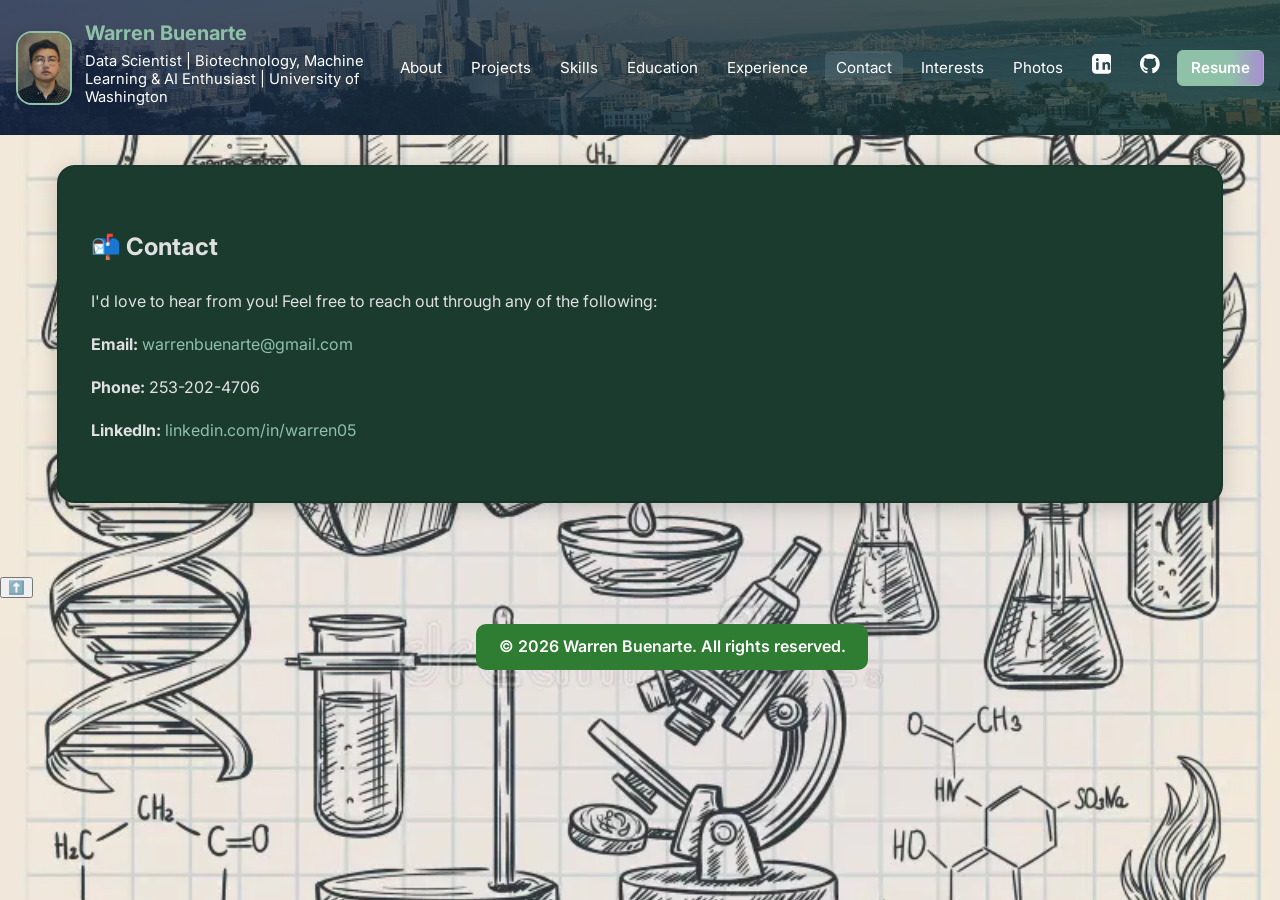
<file: contact.html>
<!DOCTYPE html>
<html lang="en">
<head>
  <meta charset="UTF-8">
  <meta name="viewport" content="width=device-width, initial-scale=1.0">
  <title>Contact | Warren Buenarte</title>
  <link rel="icon" href="favicon.svg" type="image/svg+xml">
  <link rel="stylesheet" href="style.css">
</head>

<body>

  <!-- Header -->
  <header>
    <div class="header-container container">
      <div class="header-left">
        <img src="IMG_1347.jpeg" alt="Warren Buenarte" class="profile-pic">
        <div class="header-text">
          <h1>Warren Buenarte</h1>
          <p class="tagline">Data Scientist | Biotechnology, Machine Learning & AI Enthusiast | University of Washington</p>
        </div>
      </div>
      <nav id="main-nav">
        <a href="index.html">About</a>
        <a href="projects.html">Projects</a>
        <a href="skills.html">Skills</a>
        <a href="education.html">Education</a>
        <a href="experience.html">Experience</a>
        <a href="contact.html">Contact</a>
        <a href="interests.html">Interests</a>
        <a href="photos/photos.html">Photos</a>
        <a href="https://www.linkedin.com/in/warren05/" target="_blank" title="LinkedIn"><span class="nav-icon" aria-label="LinkedIn"> <!-- LinkedIn SVG icon -->
          <svg xmlns="http://www.w3.org/2000/svg" viewBox="0 0 24 24" fill="currentColor" width="1.3em" height="1.3em"><path d="M19 0h-14c-2.76 0-5 2.24-5 5v14c0 2.76 2.24 5 5 5h14c2.76 0 5-2.24 5-5v-14c0-2.76-2.24-5-5-5zm-11 19h-3v-9h3v9zm-1.5-10.28c-.97 0-1.75-.79-1.75-1.75s.78-1.75 1.75-1.75 1.75.79 1.75 1.75-.78 1.75-1.75 1.75zm15.5 10.28h-3v-4.5c0-1.08-.02-2.47-1.5-2.47-1.5 0-1.73 1.17-1.73 2.39v4.58h-3v-9h2.89v1.23h.04c.4-.75 1.38-1.54 2.84-1.54 3.04 0 3.6 2 3.6 4.59v4.72z"/></svg>
        </span></a>
        <a href="https://github.com/linglingms" target="_blank" title="GitHub"><span class="nav-icon github" aria-label="GitHub"> <!-- GitHub SVG icon -->
          <svg xmlns="http://www.w3.org/2000/svg" viewBox="0 0 24 24" fill="currentColor" width="1.3em" height="1.3em"><path d="M12 0C5.37 0 0 5.37 0 12c0 5.3 3.438 9.8 8.205 11.387.6.113.82-.262.82-.582 0-.288-.012-1.243-.017-2.252-3.338.726-4.042-1.415-4.042-1.415-.546-1.387-1.333-1.756-1.333-1.756-1.09-.745.083-.729.083-.729 1.205.085 1.84 1.237 1.84 1.237 1.07 1.834 2.807 1.304 3.492.997.108-.775.418-1.305.762-1.606-2.665-.304-5.466-1.332-5.466-5.931 0-1.31.469-2.381 1.236-3.221-.124-.303-.535-1.523.117-3.176 0 0 1.008-.322 3.3 1.23.957-.266 1.984-.399 3.003-.404 1.018.005 2.046.138 3.006.404 2.289-1.552 3.295-1.23 3.295-1.23.653 1.653.242 2.873.119 3.176.77.84 1.235 1.911 1.235 3.221 0 4.609-2.803 5.625-5.475 5.921.43.372.823 1.104.823 2.226 0 1.606-.015 2.898-.015 3.293 0 .322.216.699.825.58C20.565 21.796 24 17.297 24 12c0-6.63-5.373-12-12-12z"/></svg>
        </span></a>
        <a href="resume.pdf" target="_blank" class="resume-btn">Resume</a>
      </nav>
    </div>
    <div class="header-accent-bar"></div>
  </header>

  <main class="container">
    <!-- Contact Section -->
    <div id="contact" class="section fade-in info-box">
      <h2>📬 Contact</h2>
      <div class="contact-content">
        <p>I'd love to hear from you! Feel free to reach out through any of the following:</p>
        <div class="contact-info">
          <p><strong>Email:</strong> <a href="mailto:warrenbuenarte@gmail.com">warrenbuenarte@gmail.com</a></p>
          <p><strong>Phone:</strong> 253-202-4706</p>
          <p><strong>LinkedIn:</strong> <a href="https://www.linkedin.com/in/warren05" target="_blank">linkedin.com/in/warren05</a></p>
        </div>
      </div>
    </div>
  </main>
  <button id="back-to-top">⬆️</button>
  <script>
    // Highlight current nav link
    const currentPath = window.location.pathname.split('/').pop() || 'index.html';
    document.querySelectorAll('nav a').forEach(link => {
      const href = link.getAttribute('href');
      if (!href || href.startsWith('http') || href.startsWith('mailto:') || href.startsWith('#')) return;
      if (href === currentPath) link.classList.add('is-active');
    });

    // Fade-in animation on scroll (normal behavior)
    const faders = document.querySelectorAll('.fade-in');
    if ('IntersectionObserver' in window) {
      const observer = new IntersectionObserver(entries => {
        entries.forEach(entry => {
          if (entry.isIntersecting) {
            entry.target.classList.add('visible');
            observer.unobserve(entry.target);
          }
        });
      }, { threshold: 0.1 });
      faders.forEach(f => observer.observe(f));
    } else {
      // Fallback: show all fade-in elements immediately
      faders.forEach(f => f.classList.add('visible'));
    }

    // Back to top button
    const backToTop = document.getElementById('back-to-top');
    backToTop.onclick = () => window.scrollTo({ top: 0, behavior: 'smooth' });
  </script>
  <footer>
    <p>© 2026 Warren Buenarte. All rights reserved.</p>
  </footer>
  <div class="footer-accent-bar"></div>
</body>
</html>
</file>
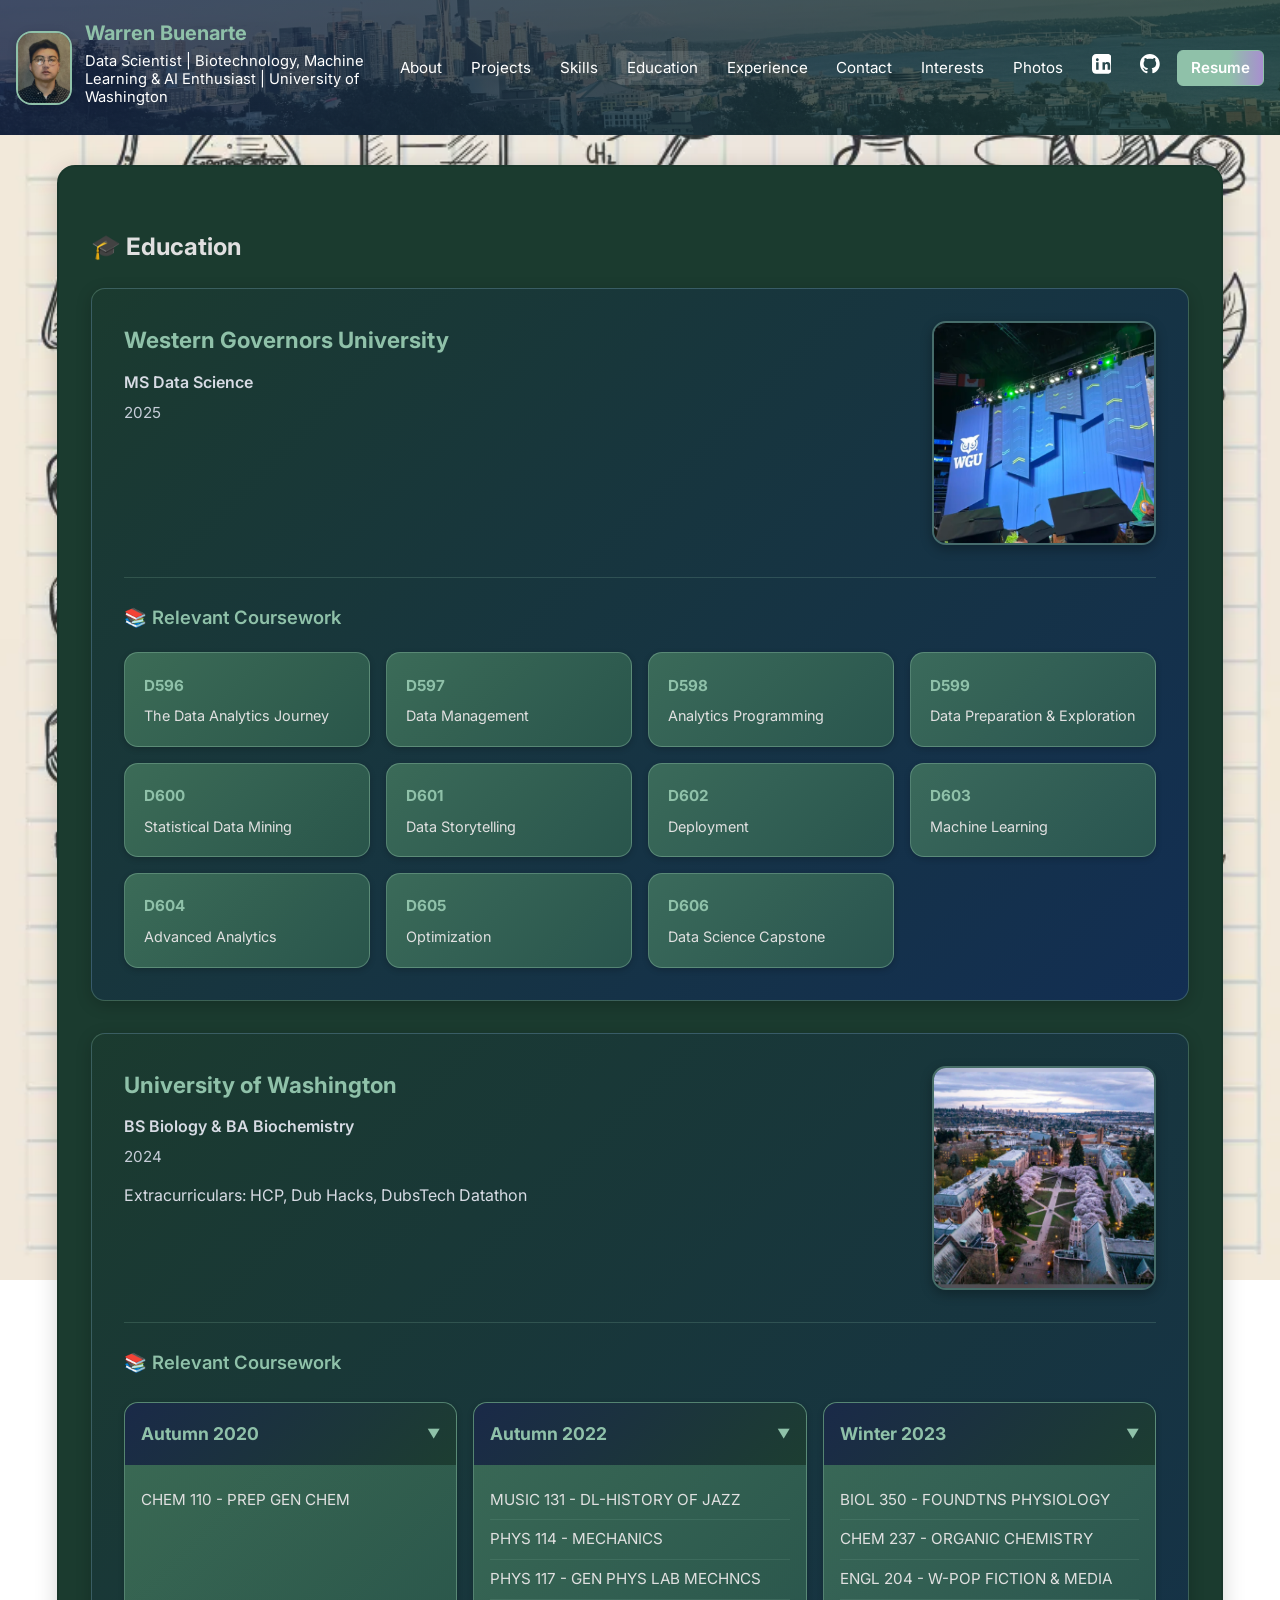
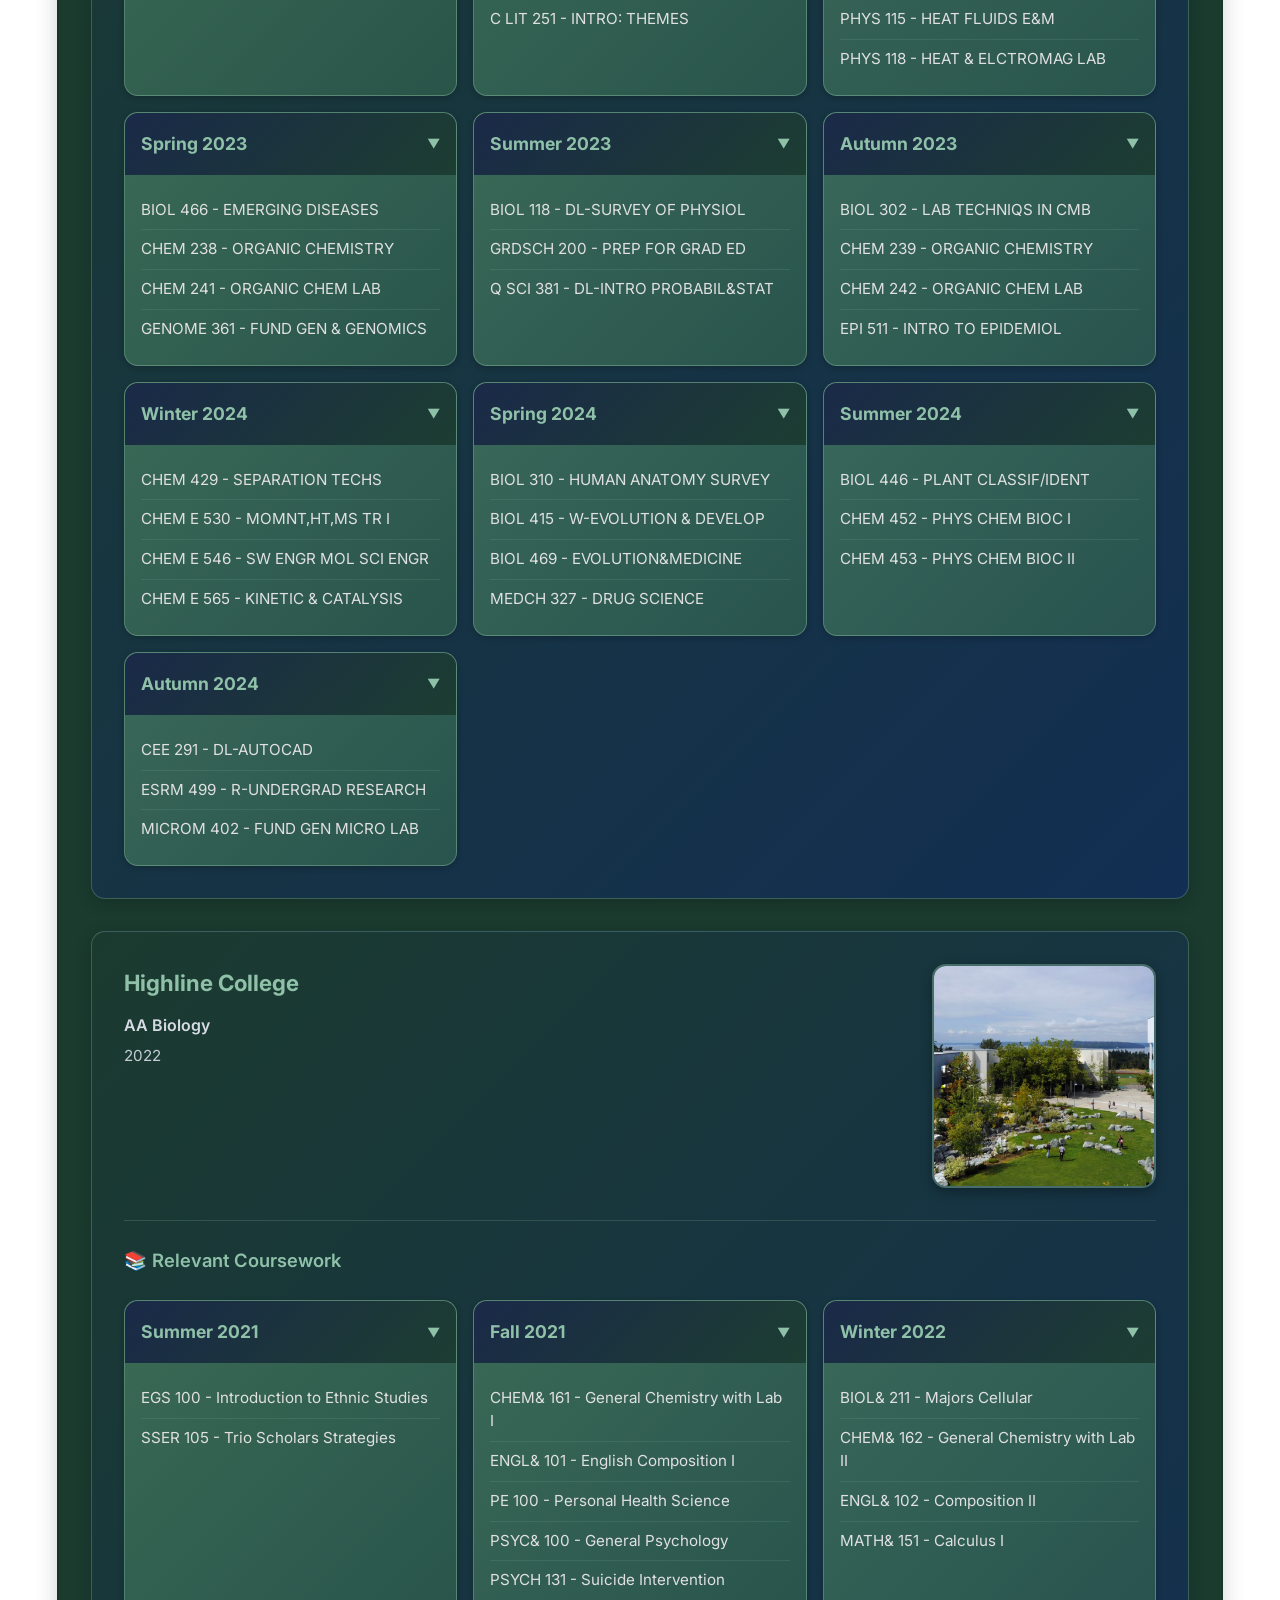
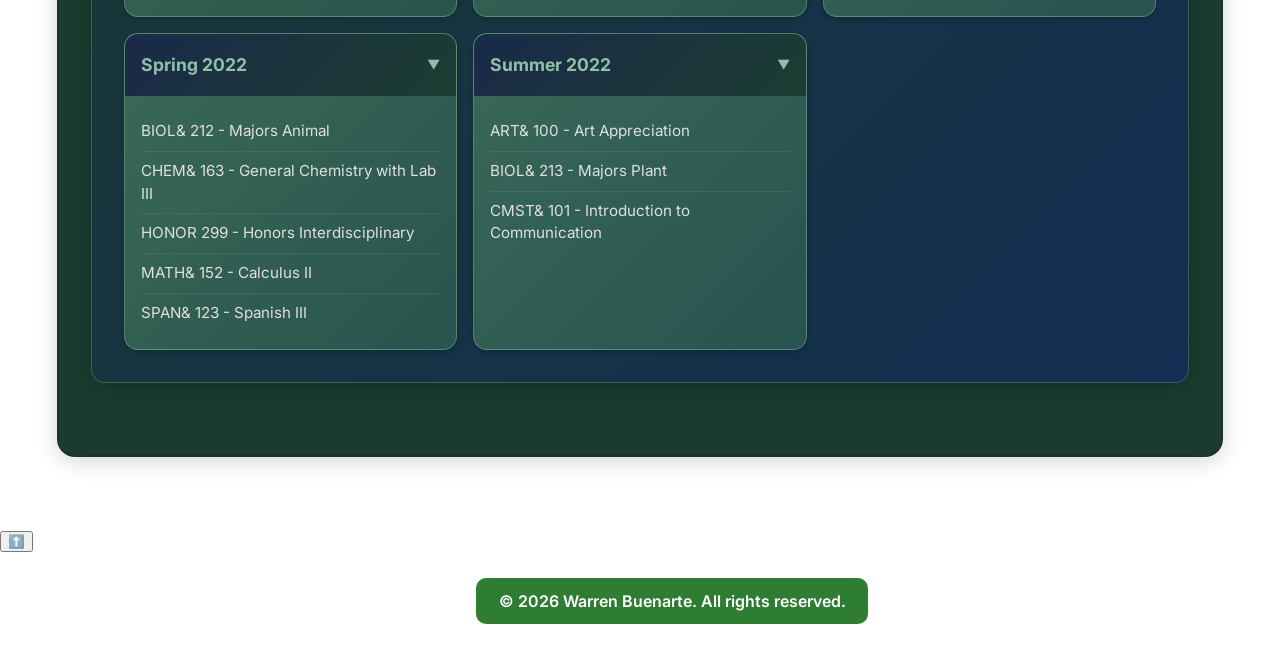
<file: education.html>
<!DOCTYPE html>
<html lang="en">
<head>
  <meta charset="UTF-8">
  <meta name="viewport" content="width=device-width, initial-scale=1.0">
  <title>Education | Warren Buenarte</title>
  <link rel="icon" href="favicon.svg" type="image/svg+xml">
  <link rel="stylesheet" href="style.css">
</head>

<body>

  <!-- Header -->

  <header>
    <div class="header-container container">
      <div class="header-left">
        <img src="IMG_1347.jpeg" alt="Warren Buenarte" class="profile-pic">
        <div class="header-text">
          <h1>Warren Buenarte</h1>
          <p class="tagline">Data Scientist | Biotechnology, Machine Learning & AI Enthusiast | University of Washington</p>
        </div>
      </div>
      <nav id="main-nav">
        <a href="index.html">About</a>
        <a href="projects.html">Projects</a>
        <a href="skills.html">Skills</a>
        <a href="education.html">Education</a>
        <a href="experience.html">Experience</a>
        <a href="contact.html">Contact</a>
        <a href="interests.html">Interests</a>
        <a href="photos/photos.html">Photos</a>
        <a href="https://www.linkedin.com/in/warren05/" target="_blank" title="LinkedIn"><span class="nav-icon" aria-label="LinkedIn"> <!-- LinkedIn SVG icon -->
          <svg xmlns="http://www.w3.org/2000/svg" viewBox="0 0 24 24" fill="currentColor" width="1.3em" height="1.3em"><path d="M19 0h-14c-2.76 0-5 2.24-5 5v14c0 2.76 2.24 5 5 5h14c2.76 0 5-2.24 5-5v-14c0-2.76-2.24-5-5-5zm-11 19h-3v-9h3v9zm-1.5-10.28c-.97 0-1.75-.79-1.75-1.75s.78-1.75 1.75-1.75 1.75.79 1.75 1.75-.78 1.75-1.75 1.75zm15.5 10.28h-3v-4.5c0-1.08-.02-2.47-1.5-2.47-1.5 0-1.73 1.17-1.73 2.39v4.58h-3v-9h2.89v1.23h.04c.4-.75 1.38-1.54 2.84-1.54 3.04 0 3.6 2 3.6 4.59v4.72z"/></svg>
        </span></a>
        <a href="https://github.com/linglingms" target="_blank" title="GitHub"><span class="nav-icon github" aria-label="GitHub"> <!-- GitHub SVG icon -->
          <svg xmlns="http://www.w3.org/2000/svg" viewBox="0 0 24 24" fill="currentColor" width="1.3em" height="1.3em"><path d="M12 0C5.37 0 0 5.37 0 12c0 5.3 3.438 9.8 8.205 11.387.6.113.82-.262.82-.582 0-.288-.012-1.243-.017-2.252-3.338.726-4.042-1.415-4.042-1.415-.546-1.387-1.333-1.756-1.333-1.756-1.09-.745.083-.729.083-.729 1.205.085 1.84 1.237 1.84 1.237 1.07 1.834 2.807 1.304 3.492.997.108-.775.418-1.305.762-1.606-2.665-.304-5.466-1.332-5.466-5.931 0-1.31.469-2.381 1.236-3.221-.124-.303-.535-1.523.117-3.176 0 0 1.008-.322 3.3 1.23.957-.266 1.984-.399 3.003-.404 1.018.005 2.046.138 3.006.404 2.289-1.552 3.295-1.23 3.295-1.23.653 1.653.242 2.873.119 3.176.77.84 1.235 1.911 1.235 3.221 0 4.609-2.803 5.625-5.475 5.921.43.372.823 1.104.823 2.226 0 1.606-.015 2.898-.015 3.293 0 .322.216.699.825.58C20.565 21.796 24 17.297 24 12c0-6.63-5.373-12-12-12z"/></svg>
        </span></a>
        <a href="resume.pdf" target="_blank" class="resume-btn">Resume</a>
      </nav>
    </div>
    <div class="header-accent-bar"></div>
  </header>
  <!-- Removed duplicate script block to prevent variable redeclaration errors -->

  <main class="container">

    <!-- Education Section -->
    <section id="education" class="section">
      <h2>🎓 Education</h2>

      <!-- WGU College Box -->
      <div class="college-box">
        <div class="college-header">
          <div class="college-info">
            <h3 class="college-name">Western Governors University</h3>
            <p class="degree">MS Data Science</p>
            <p class="year">2025</p>
          </div>
          <div class="college-image">
            <img src="highline-college.jpeg" alt="WGU" class="college-img">
          </div>
        </div>
        <div class="coursework-section">
          <h4 class="coursework-title">📚 Relevant Coursework</h4>
          <div class="coursework-grid">
            <div class="course-item">
              <span class="course-code">D596</span>
              <span class="course-name">The Data Analytics Journey</span>
            </div>
            <div class="course-item">
              <span class="course-code">D597</span>
              <span class="course-name">Data Management</span>
            </div>
            <div class="course-item">
              <span class="course-code">D598</span>
              <span class="course-name">Analytics Programming</span>
            </div>
            <div class="course-item">
              <span class="course-code">D599</span>
              <span class="course-name">Data Preparation & Exploration</span>
            </div>
            <div class="course-item">
              <span class="course-code">D600</span>
              <span class="course-name">Statistical Data Mining</span>
            </div>
            <div class="course-item">
              <span class="course-code">D601</span>
              <span class="course-name">Data Storytelling</span>
            </div>
            <div class="course-item">
              <span class="course-code">D602</span>
              <span class="course-name">Deployment</span>
            </div>
            <div class="course-item">
              <span class="course-code">D603</span>
              <span class="course-name">Machine Learning</span>
            </div>
            <div class="course-item">
              <span class="course-code">D604</span>
              <span class="course-name">Advanced Analytics</span>
            </div>
            <div class="course-item">
              <span class="course-code">D605</span>
              <span class="course-name">Optimization</span>
            </div>
            <div class="course-item">
              <span class="course-code">D606</span>
              <span class="course-name">Data Science Capstone</span>
            </div>
          </div>
        </div>
      </div>

      <!-- University of Washington College Box -->
      <div class="college-box">
        <div class="college-header">
          <div class="college-info">
            <h3 class="college-name">University of Washington</h3>
            <p class="degree">BS Biology & BA Biochemistry</p>
            <p class="year">2024</p>
            <p class="extracurriculars">Extracurriculars: HCP, Dub Hacks, DubsTech Datathon</p>
          </div>
          <div class="college-image">
            <img src="uw-cherry-blossom.jpeg" alt="University of Washington" class="college-img">
          </div>
        </div>
        <div class="coursework-section">
          <h4 class="coursework-title">📚 Relevant Coursework</h4>
          <div class="quarters-container">
            <div class="quarter-box open">
              <div class="quarter-header">Autumn 2020</div>
              <div class="quarter-courses">
                <div class="course-entry">CHEM 110 - PREP GEN CHEM</div>
              </div>
            </div>
            <div class="quarter-box open">
              <div class="quarter-header">Autumn 2022</div>
              <div class="quarter-courses">
                <div class="course-entry">MUSIC 131 - DL-HISTORY OF JAZZ</div>
                <div class="course-entry">PHYS 114 - MECHANICS</div>
                <div class="course-entry">PHYS 117 - GEN PHYS LAB MECHNCS</div>
                <div class="course-entry">C LIT 251 - INTRO: THEMES</div>
              </div>
            </div>
            <div class="quarter-box open">
              <div class="quarter-header">Winter 2023</div>
              <div class="quarter-courses">
                <div class="course-entry">BIOL 350 - FOUNDTNS PHYSIOLOGY</div>
                <div class="course-entry">CHEM 237 - ORGANIC CHEMISTRY</div>
                <div class="course-entry">ENGL 204 - W-POP FICTION & MEDIA</div>
                <div class="course-entry">PHYS 115 - HEAT FLUIDS E&M</div>
                <div class="course-entry">PHYS 118 - HEAT & ELCTROMAG LAB</div>
              </div>
            </div>
            <div class="quarter-box open">
              <div class="quarter-header">Spring 2023</div>
              <div class="quarter-courses">
                <div class="course-entry">BIOL 466 - EMERGING DISEASES</div>
                <div class="course-entry">CHEM 238 - ORGANIC CHEMISTRY</div>
                <div class="course-entry">CHEM 241 - ORGANIC CHEM LAB</div>
                <div class="course-entry">GENOME 361 - FUND GEN & GENOMICS</div>
              </div>
            </div>
            <div class="quarter-box open">
              <div class="quarter-header">Summer 2023</div>
              <div class="quarter-courses">
                <div class="course-entry">BIOL 118 - DL-SURVEY OF PHYSIOL</div>
                <div class="course-entry">GRDSCH 200 - PREP FOR GRAD ED</div>
                <div class="course-entry">Q SCI 381 - DL-INTRO PROBABIL&STAT</div>
              </div>
            </div>
            <div class="quarter-box open">
              <div class="quarter-header">Autumn 2023</div>
              <div class="quarter-courses">
                <div class="course-entry">BIOL 302 - LAB TECHNIQS IN CMB</div>
                <div class="course-entry">CHEM 239 - ORGANIC CHEMISTRY</div>
                <div class="course-entry">CHEM 242 - ORGANIC CHEM LAB</div>
                <div class="course-entry">EPI 511 - INTRO TO EPIDEMIOL</div>
              </div>
            </div>
            <div class="quarter-box open">
              <div class="quarter-header">Winter 2024</div>
              <div class="quarter-courses">
                <div class="course-entry">CHEM 429 - SEPARATION TECHS</div>
                <div class="course-entry">CHEM E 530 - MOMNT,HT,MS TR I</div>
                <div class="course-entry">CHEM E 546 - SW ENGR MOL SCI ENGR</div>
                <div class="course-entry">CHEM E 565 - KINETIC & CATALYSIS</div>
              </div>
            </div>
            <div class="quarter-box open">
              <div class="quarter-header">Spring 2024</div>
              <div class="quarter-courses">
                <div class="course-entry">BIOL 310 - HUMAN ANATOMY SURVEY</div>
                <div class="course-entry">BIOL 415 - W-EVOLUTION & DEVELOP</div>
                <div class="course-entry">BIOL 469 - EVOLUTION&MEDICINE</div>
                <div class="course-entry">MEDCH 327 - DRUG SCIENCE</div>
              </div>
            </div>
            <div class="quarter-box open">
              <div class="quarter-header">Summer 2024</div>
              <div class="quarter-courses">
                <div class="course-entry">BIOL 446 - PLANT CLASSIF/IDENT</div>
                <div class="course-entry">CHEM 452 - PHYS CHEM BIOC I</div>
                <div class="course-entry">CHEM 453 - PHYS CHEM BIOC II</div>
              </div>
            </div>
            <div class="quarter-box open">
              <div class="quarter-header">Autumn 2024</div>
              <div class="quarter-courses">
                <div class="course-entry">CEE 291 - DL-AUTOCAD</div>
                <div class="course-entry">ESRM 499 - R-UNDERGRAD RESEARCH</div>
                <div class="course-entry">MICROM 402 - FUND GEN MICRO LAB</div>
              </div>
            </div>
          </div>
        </div>
      </div>

      <!-- Highline College Box -->
      <div class="college-box">
        <div class="college-header">
          <div class="college-info">
            <h3 class="college-name">Highline College</h3>
            <p class="degree">AA Biology</p>
            <p class="year">2022</p>
          </div>
          <div class="college-image">
            <img src="wgu-stage.jpeg" alt="Highline College" class="college-img">
          </div>
        </div>
        <div class="coursework-section">
          <h4 class="coursework-title">📚 Relevant Coursework</h4>
          <div class="quarters-container">
            <div class="quarter-box open">
              <div class="quarter-header">Summer 2021</div>
              <div class="quarter-courses">
                <div class="course-entry">EGS 100 - Introduction to Ethnic Studies</div>
                <div class="course-entry">SSER 105 - Trio Scholars Strategies</div>
              </div>
            </div>
            <div class="quarter-box open">
              <div class="quarter-header">Fall 2021</div>
              <div class="quarter-courses">
                <div class="course-entry">CHEM& 161 - General Chemistry with Lab I</div>
                <div class="course-entry">ENGL& 101 - English Composition I</div>
                <div class="course-entry">PE 100 - Personal Health Science</div>
                <div class="course-entry">PSYC& 100 - General Psychology</div>
                <div class="course-entry">PSYCH 131 - Suicide Intervention</div>
              </div>
            </div>
            <div class="quarter-box open">
              <div class="quarter-header">Winter 2022</div>
              <div class="quarter-courses">
                <div class="course-entry">BIOL& 211 - Majors Cellular</div>
                <div class="course-entry">CHEM& 162 - General Chemistry with Lab II</div>
                <div class="course-entry">ENGL& 102 - Composition II</div>
                <div class="course-entry">MATH& 151 - Calculus I</div>
              </div>
            </div>
            <div class="quarter-box open">
              <div class="quarter-header">Spring 2022</div>
              <div class="quarter-courses">
                <div class="course-entry">BIOL& 212 - Majors Animal</div>
                <div class="course-entry">CHEM& 163 - General Chemistry with Lab III</div>
                <div class="course-entry">HONOR 299 - Honors Interdisciplinary</div>
                <div class="course-entry">MATH& 152 - Calculus II</div>
                <div class="course-entry">SPAN& 123 - Spanish III</div>
              </div>
            </div>
            <div class="quarter-box open">
              <div class="quarter-header">Summer 2022</div>
              <div class="quarter-courses">
                <div class="course-entry">ART& 100 - Art Appreciation</div>
                <div class="course-entry">BIOL& 213 - Majors Plant</div>
                <div class="course-entry">CMST& 101 - Introduction to Communication</div>
              </div>
            </div>
          </div>
        </div>
      </div>

    </section>

  </main>
  <button id="back-to-top">⬆️</button>
  <script>
    // Hamburger menu toggle (only if present)
    const hamburger = document.getElementById('hamburger-btn');
    const nav = document.getElementById('main-nav');
    if (hamburger && nav) {
      hamburger.addEventListener('click', () => {
        nav.classList.toggle('active');
      });
    }
    // Highlight current nav link
    const currentPath = window.location.pathname.split('/').pop() || 'index.html';
    document.querySelectorAll('nav a').forEach(link => {
      const href = link.getAttribute('href');
      if (!href || href.startsWith('http') || href.startsWith('mailto:') || href.startsWith('#')) return;
      if (href === currentPath) link.classList.add('is-active');
    });
    // Quarter box toggle functionality
    const quarterHeaders = document.querySelectorAll('.quarter-header');
    quarterHeaders.forEach(header => {
      header.addEventListener('click', () => {
        const quarterBox = header.parentElement;
        quarterBox.classList.toggle('open');
      });
      header.style.cursor = 'pointer';
    });
    // Back to top button
    const backToTop = document.getElementById('back-to-top');
    if (backToTop) {
      backToTop.onclick = () => window.scrollTo({ top: 0, behavior: 'smooth' });
    }
  </script>
  <footer>
    <p>© 2026 Warren Buenarte. All rights reserved.</p>
  </footer>
  <div class="footer-accent-bar"></div>
</body>
</html>
</file>
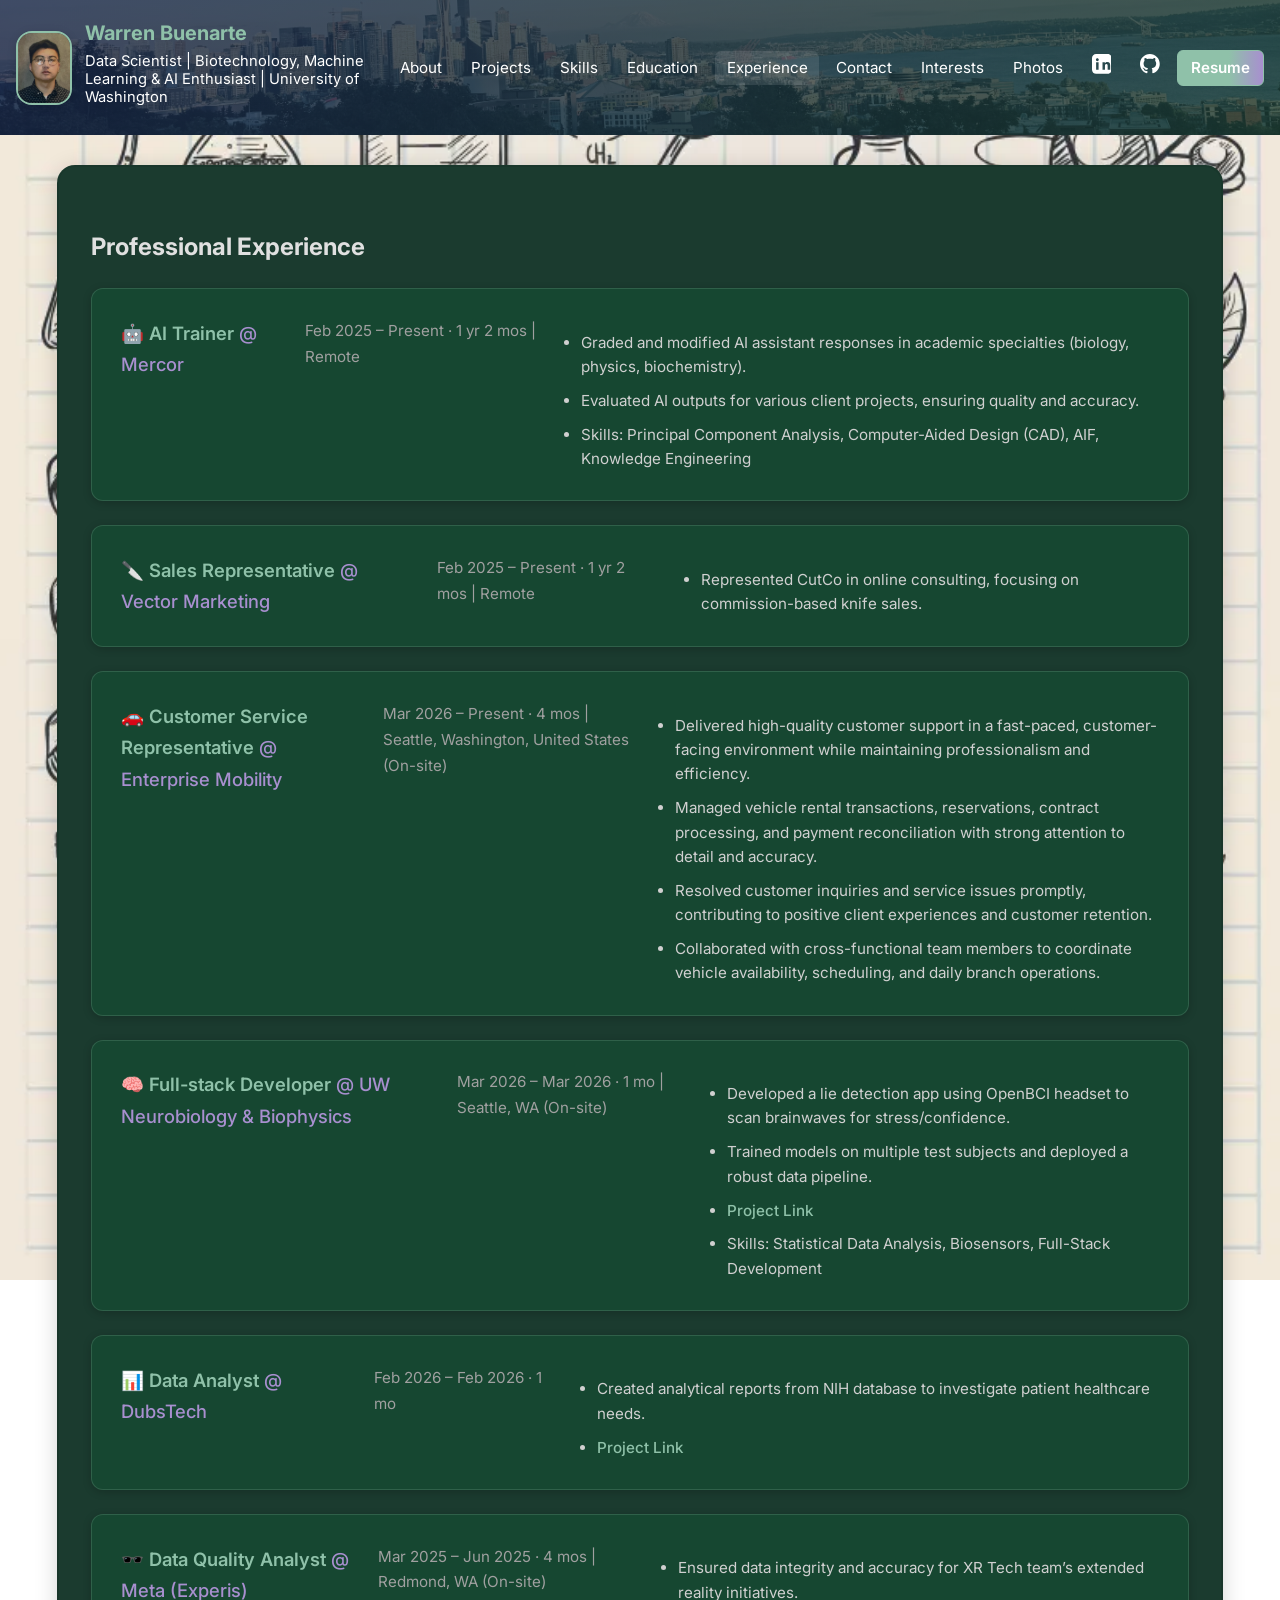
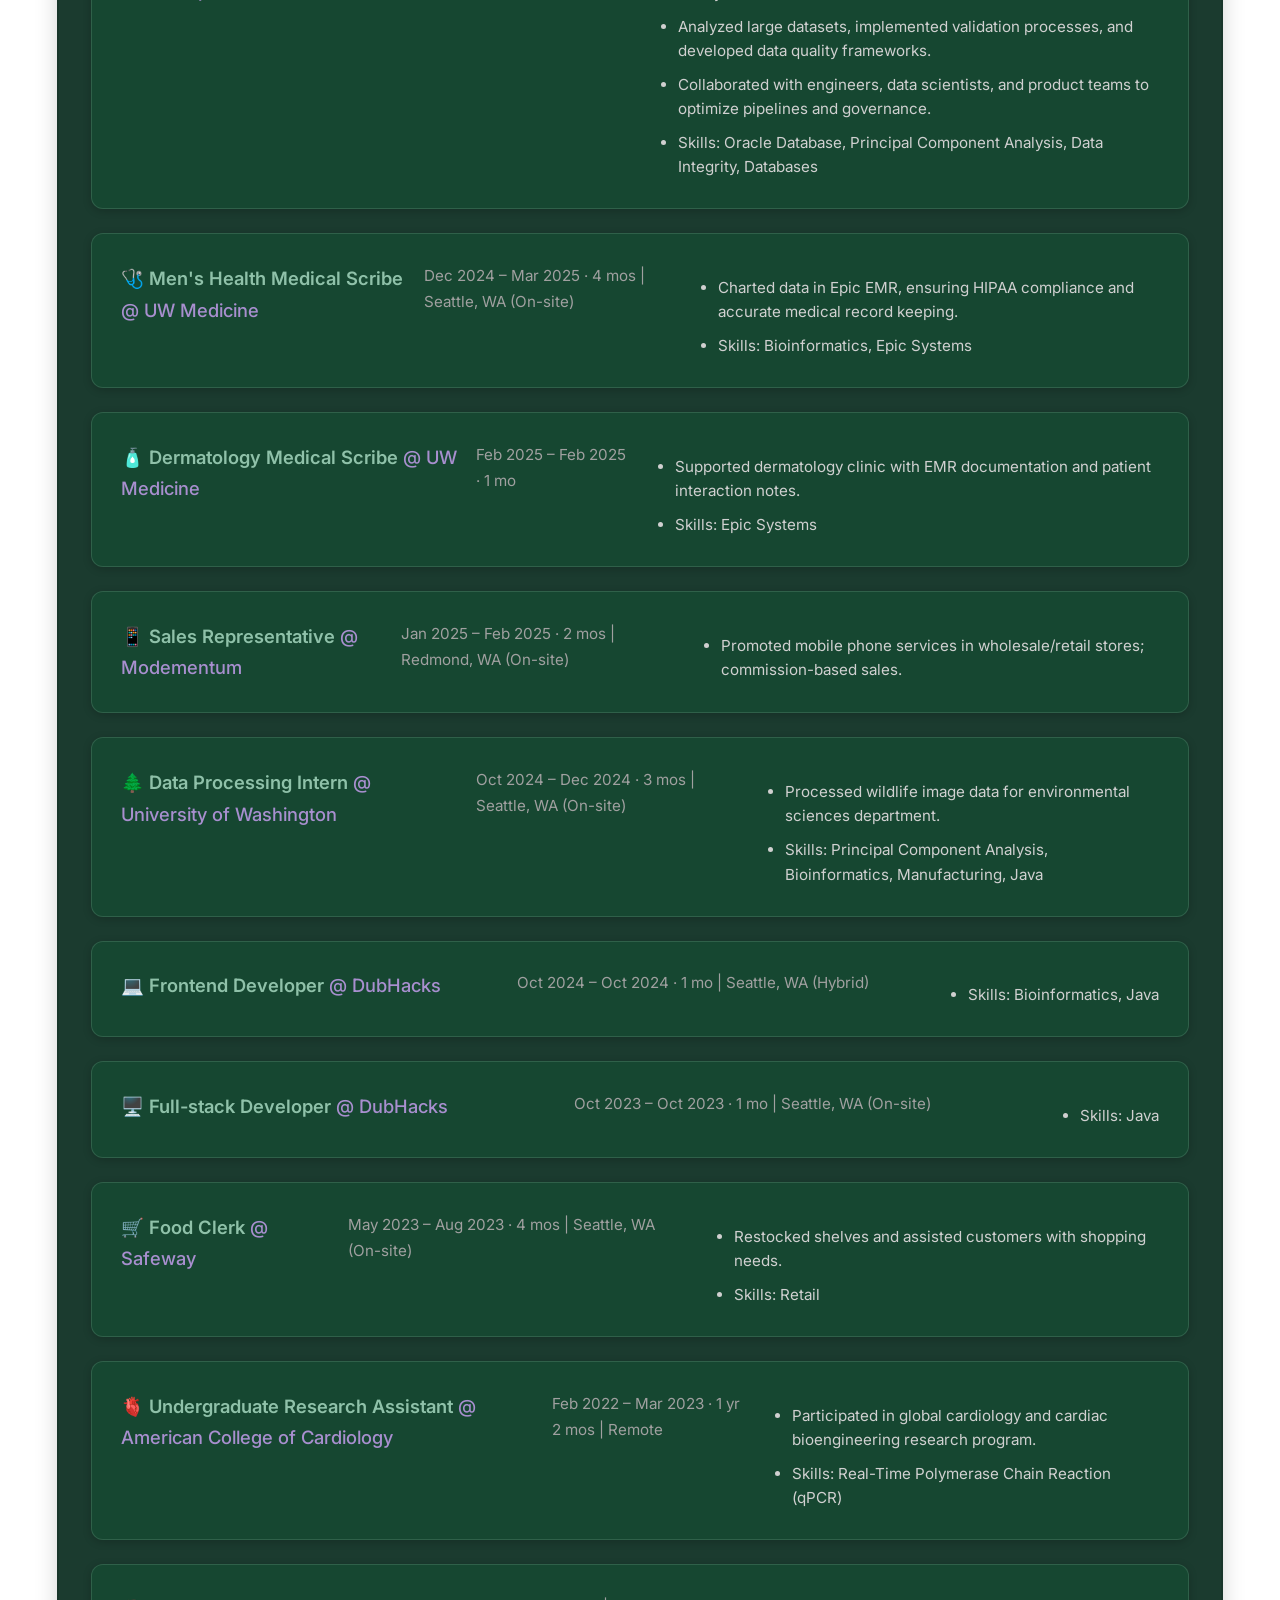
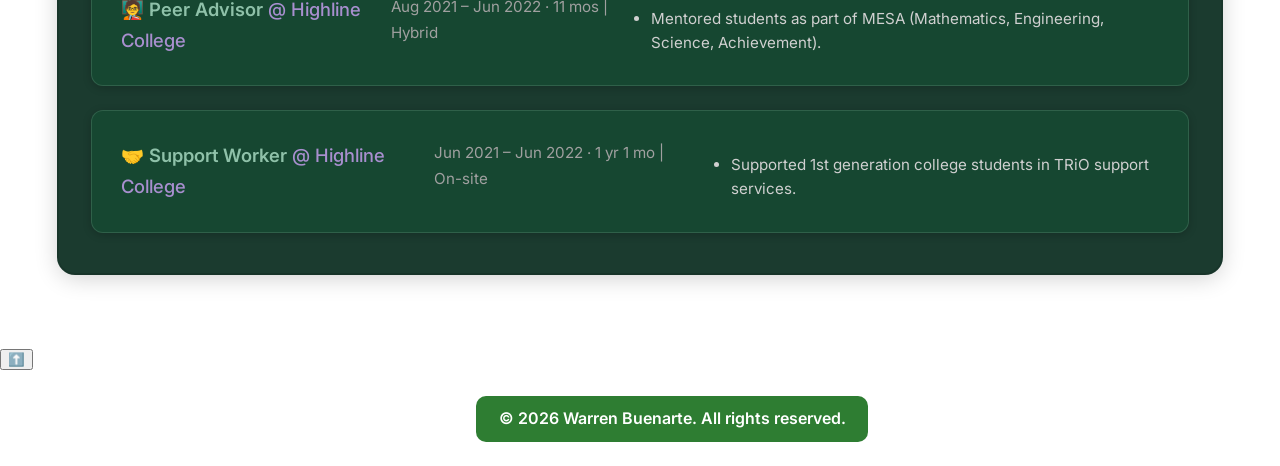
<file: experience.html>
<!DOCTYPE html>
<html lang="en">
<head>
  <meta charset="UTF-8">
  <meta name="viewport" content="width=device-width, initial-scale=1.0">
  <title>Experience | Warren Buenarte</title>
  <link rel="icon" href="favicon.svg" type="image/svg+xml">
  <link rel="stylesheet" href="style.css">
</head>
<body>
  <header>
    <div class="header-container container">
      <div class="header-left">
        <img src="IMG_1347.jpeg" alt="Warren Buenarte" class="profile-pic">
        <div class="header-text">
          <h1>Warren Buenarte</h1>
          <p class="tagline">Data Scientist | Biotechnology, Machine Learning & AI Enthusiast | University of Washington</p>
        </div>
      </div>
      <nav id="main-nav">
        <a href="index.html">About</a>
        <a href="projects.html">Projects</a>
        <a href="skills.html">Skills</a>
        <a href="education.html">Education</a>
        <a href="experience.html">Experience</a>
        <a href="contact.html">Contact</a>
        <a href="interests.html">Interests</a>
        <a href="photos/photos.html">Photos</a>
        <a href="https://www.linkedin.com/in/warren05/" target="_blank" title="LinkedIn"><span class="nav-icon" aria-label="LinkedIn"> <!-- LinkedIn SVG icon -->
          <svg xmlns="http://www.w3.org/2000/svg" viewBox="0 0 24 24" fill="currentColor" width="1.3em" height="1.3em"><path d="M19 0h-14c-2.76 0-5 2.24-5 5v14c0 2.76 2.24 5 5 5h14c2.76 0 5-2.24 5-5v-14c0-2.76-2.24-5-5-5zm-11 19h-3v-9h3v9zm-1.5-10.28c-.97 0-1.75-.79-1.75-1.75s.78-1.75 1.75-1.75 1.75.79 1.75 1.75-.78 1.75-1.75 1.75zm15.5 10.28h-3v-4.5c0-1.08-.02-2.47-1.5-2.47-1.5 0-1.73 1.17-1.73 2.39v4.58h-3v-9h2.89v1.23h.04c.4-.75 1.38-1.54 2.84-1.54 3.04 0 3.6 2 3.6 4.59v4.72z"/></svg>
        </span></a>
        <a href="https://github.com/linglingms" target="_blank" title="GitHub"><span class="nav-icon github" aria-label="GitHub"> <!-- GitHub SVG icon -->
          <svg xmlns="http://www.w3.org/2000/svg" viewBox="0 0 24 24" fill="currentColor" width="1.3em" height="1.3em"><path d="M12 0C5.37 0 0 5.37 0 12c0 5.3 3.438 9.8 8.205 11.387.6.113.82-.262.82-.582 0-.288-.012-1.243-.017-2.252-3.338.726-4.042-1.415-4.042-1.415-.546-1.387-1.333-1.756-1.333-1.756-1.09-.745.083-.729.083-.729 1.205.085 1.84 1.237 1.84 1.237 1.07 1.834 2.807 1.304 3.492.997.108-.775.418-1.305.762-1.606-2.665-.304-5.466-1.332-5.466-5.931 0-1.31.469-2.381 1.236-3.221-.124-.303-.535-1.523.117-3.176 0 0 1.008-.322 3.3 1.23.957-.266 1.984-.399 3.003-.404 1.018.005 2.046.138 3.006.404 2.289-1.552 3.295-1.23 3.295-1.23.653 1.653.242 2.873.119 3.176.77.84 1.235 1.911 1.235 3.221 0 4.609-2.803 5.625-5.475 5.921.43.372.823 1.104.823 2.226 0 1.606-.015 2.898-.015 3.293 0 .322.216.699.825.58C20.565 21.796 24 17.297 24 12c0-6.63-5.373-12-12-12z"/></svg>
        </span></a>
        <a href="resume.pdf" target="_blank" class="resume-btn">Resume</a>
      </nav>
    </div>
    <div class="header-accent-bar"></div>
  </header>

  <main class="container">
    <section id="experience" class="section fade-in">
      <h2>Professional Experience</h2>
      <div class="timeline">
        <!-- Each timeline-entry represents a job -->
        <div class="timeline-entry info-box">
          <div class="timeline-content">
            <h3>🤖 AI Trainer <span class="company">@ Mercor</span></h3>
            <span class="timeline-date">Feb 2025 – Present · 1 yr 2 mos | Remote</span>
            <ul>
              <li>Graded and modified AI assistant responses in academic specialties (biology, physics, biochemistry).</li>
              <li>Evaluated AI outputs for various client projects, ensuring quality and accuracy.</li>
              <li>Skills: Principal Component Analysis, Computer-Aided Design (CAD), AIF, Knowledge Engineering</li>
            </ul>
          </div>
        </div>
        <div class="timeline-entry info-box">
          <div class="timeline-content">
            <h3>🔪 Sales Representative <span class="company">@ Vector Marketing</span></h3>
            <span class="timeline-date">Feb 2025 – Present · 1 yr 2 mos | Remote</span>
            <ul>
              <li>Represented CutCo in online consulting, focusing on commission-based knife sales.</li>
            </ul>
          </div>
        </div>
        <div class="timeline-entry info-box">
          <div class="timeline-content">
            <h3>🚗 Customer Service Representative <span class="company">@ Enterprise Mobility</span></h3>
            <span class="timeline-date">Mar 2026 – Present · 4 mos | Seattle, Washington, United States (On-site)</span>
            <ul>
              <li>Delivered high-quality customer support in a fast-paced, customer-facing environment while maintaining professionalism and efficiency.</li>
              <li>Managed vehicle rental transactions, reservations, contract processing, and payment reconciliation with strong attention to detail and accuracy.</li>
              <li>Resolved customer inquiries and service issues promptly, contributing to positive client experiences and customer retention.</li>
              <li>Collaborated with cross-functional team members to coordinate vehicle availability, scheduling, and daily branch operations.</li>
            </ul>
          </div>
        </div>
        <div class="timeline-entry info-box">
          <div class="timeline-content">
            <h3>🧠 Full-stack Developer <span class="company">@ UW Neurobiology & Biophysics</span></h3>
            <span class="timeline-date">Mar 2026 – Mar 2026 · 1 mo | Seattle, WA (On-site)</span>
            <ul>
              <li>Developed a lie detection app using OpenBCI headset to scan brainwaves for stress/confidence.</li>
              <li>Trained models on multiple test subjects and deployed a robust data pipeline.</li>
              <li><a href="https://neurrohackathon2026-45la932b9-linglingms-projects.vercel.app/" target="_blank">Project Link</a></li>
              <li>Skills: Statistical Data Analysis, Biosensors, Full-Stack Development</li>
            </ul>
          </div>
        </div>
        <div class="timeline-entry info-box">
          <div class="timeline-content">
            <h3>📊 Data Analyst <span class="company">@ DubsTech</span></h3>
            <span class="timeline-date">Feb 2026 – Feb 2026 · 1 mo</span>
            <ul>
              <li>Created analytical reports from NIH database to investigate patient healthcare needs.</li>
              <li><a href="https://github.com/linglingms/datathon2026" target="_blank">Project Link</a></li>
            </ul>
          </div>
        </div>
        <div class="timeline-entry info-box">
          <div class="timeline-content">
            <h3>🕶️ Data Quality Analyst <span class="company">@ Meta (Experis)</span></h3>
            <span class="timeline-date">Mar 2025 – Jun 2025 · 4 mos | Redmond, WA (On-site)</span>
            <ul>
              <li>Ensured data integrity and accuracy for XR Tech team’s extended reality initiatives.</li>
              <li>Analyzed large datasets, implemented validation processes, and developed data quality frameworks.</li>
              <li>Collaborated with engineers, data scientists, and product teams to optimize pipelines and governance.</li>
              <li>Skills: Oracle Database, Principal Component Analysis, Data Integrity, Databases</li>
            </ul>
          </div>
        </div>
        <div class="timeline-entry info-box">
          <div class="timeline-content">
            <h3>🩺 Men's Health Medical Scribe <span class="company">@ UW Medicine</span></h3>
            <span class="timeline-date">Dec 2024 – Mar 2025 · 4 mos | Seattle, WA (On-site)</span>
            <ul>
              <li>Charted data in Epic EMR, ensuring HIPAA compliance and accurate medical record keeping.</li>
              <li>Skills: Bioinformatics, Epic Systems</li>
            </ul>
          </div>
        </div>
        <div class="timeline-entry info-box">
          <div class="timeline-content">
            <h3>🧴 Dermatology Medical Scribe <span class="company">@ UW Medicine</span></h3>
            <span class="timeline-date">Feb 2025 – Feb 2025 · 1 mo</span>
            <ul>
              <li>Supported dermatology clinic with EMR documentation and patient interaction notes.</li>
              <li>Skills: Epic Systems</li>
            </ul>
          </div>
        </div>
        <div class="timeline-entry info-box">
          <div class="timeline-content">
            <h3>📱 Sales Representative <span class="company">@ Modementum</span></h3>
            <span class="timeline-date">Jan 2025 – Feb 2025 · 2 mos | Redmond, WA (On-site)</span>
            <ul>
              <li>Promoted mobile phone services in wholesale/retail stores; commission-based sales.</li>
            </ul>
          </div>
        </div>
        <div class="timeline-entry info-box">
          <div class="timeline-content">
            <h3>🌲 Data Processing Intern <span class="company">@ University of Washington</span></h3>
            <span class="timeline-date">Oct 2024 – Dec 2024 · 3 mos | Seattle, WA (On-site)</span>
            <ul>
              <li>Processed wildlife image data for environmental sciences department.</li>
              <li>Skills: Principal Component Analysis, Bioinformatics, Manufacturing, Java</li>
            </ul>
          </div>
        </div>
        <div class="timeline-entry info-box">
          <div class="timeline-content">
            <h3>💻 Frontend Developer <span class="company">@ DubHacks</span></h3>
            <span class="timeline-date">Oct 2024 – Oct 2024 · 1 mo | Seattle, WA (Hybrid)</span>
            <ul>
              <li>Skills: Bioinformatics, Java</li>
            </ul>
          </div>
        </div>
        <div class="timeline-entry info-box">
          <div class="timeline-content">
            <h3>🖥️ Full-stack Developer <span class="company">@ DubHacks</span></h3>
            <span class="timeline-date">Oct 2023 – Oct 2023 · 1 mo | Seattle, WA (On-site)</span>
            <ul>
              <li>Skills: Java</li>
            </ul>
          </div>
        </div>
        <div class="timeline-entry info-box">
          <div class="timeline-content">
            <h3>🛒 Food Clerk <span class="company">@ Safeway</span></h3>
            <span class="timeline-date">May 2023 – Aug 2023 · 4 mos | Seattle, WA (On-site)</span>
            <ul>
              <li>Restocked shelves and assisted customers with shopping needs.</li>
              <li>Skills: Retail</li>
            </ul>
          </div>
        </div>
        <div class="timeline-entry info-box">
          <div class="timeline-content">
            <h3>🫀 Undergraduate Research Assistant <span class="company">@ American College of Cardiology</span></h3>
            <span class="timeline-date">Feb 2022 – Mar 2023 · 1 yr 2 mos | Remote</span>
            <ul>
              <li>Participated in global cardiology and cardiac bioengineering research program.</li>
              <li>Skills: Real-Time Polymerase Chain Reaction (qPCR)</li>
            </ul>
          </div>
        </div>
        <div class="timeline-entry info-box">
          <div class="timeline-content">
            <h3>🧑‍🏫 Peer Advisor <span class="company">@ Highline College</span></h3>
            <span class="timeline-date">Aug 2021 – Jun 2022 · 11 mos | Hybrid</span>
            <ul>
              <li>Mentored students as part of MESA (Mathematics, Engineering, Science, Achievement).</li>
            </ul>
          </div>
        </div>
        <div class="timeline-entry info-box">
          <div class="timeline-content">
            <h3>🤝 Support Worker <span class="company">@ Highline College</span></h3>
            <span class="timeline-date">Jun 2021 – Jun 2022 · 1 yr 1 mo | On-site</span>
            <ul>
              <li>Supported 1st generation college students in TRiO support services.</li>
            </ul>
          </div>
        </div>
      </div>
    </section>
  </main>
  <button id="back-to-top">⬆️</button>
  <script>
    // Highlight current nav link
    const currentPath = window.location.pathname.split('/').pop() || 'index.html';
    document.querySelectorAll('nav a').forEach(link => {
      const href = link.getAttribute('href');
      if (!href || href.startsWith('http') || href.startsWith('mailto:') || href.startsWith('#')) return;
      if (href === currentPath) link.classList.add('is-active');
    });
    // Fade-in animation on scroll (normal behavior)
    const faders = document.querySelectorAll('.fade-in');
    if ('IntersectionObserver' in window) {
      const observer = new IntersectionObserver(entries => {
        entries.forEach(entry => {
          if (entry.isIntersecting) {
            entry.target.classList.add('visible');
            observer.unobserve(entry.target);
          }
        });
      }, { threshold: 0.1 });
      faders.forEach(f => observer.observe(f));
    } else {
      // Fallback: show all fade-in elements immediately
      faders.forEach(f => f.classList.add('visible'));
    // removed stray closing brace
    }
    // Back to top button
    const backToTop = document.getElementById('back-to-top');
    backToTop.onclick = () => window.scrollTo({ top: 0, behavior: 'smooth' });
  </script>
  <footer>
    <p>© 2026 Warren Buenarte. All rights reserved.</p>
  </footer>
    <div class="footer-accent-bar"></div>
  </body>
  </html>
</file>
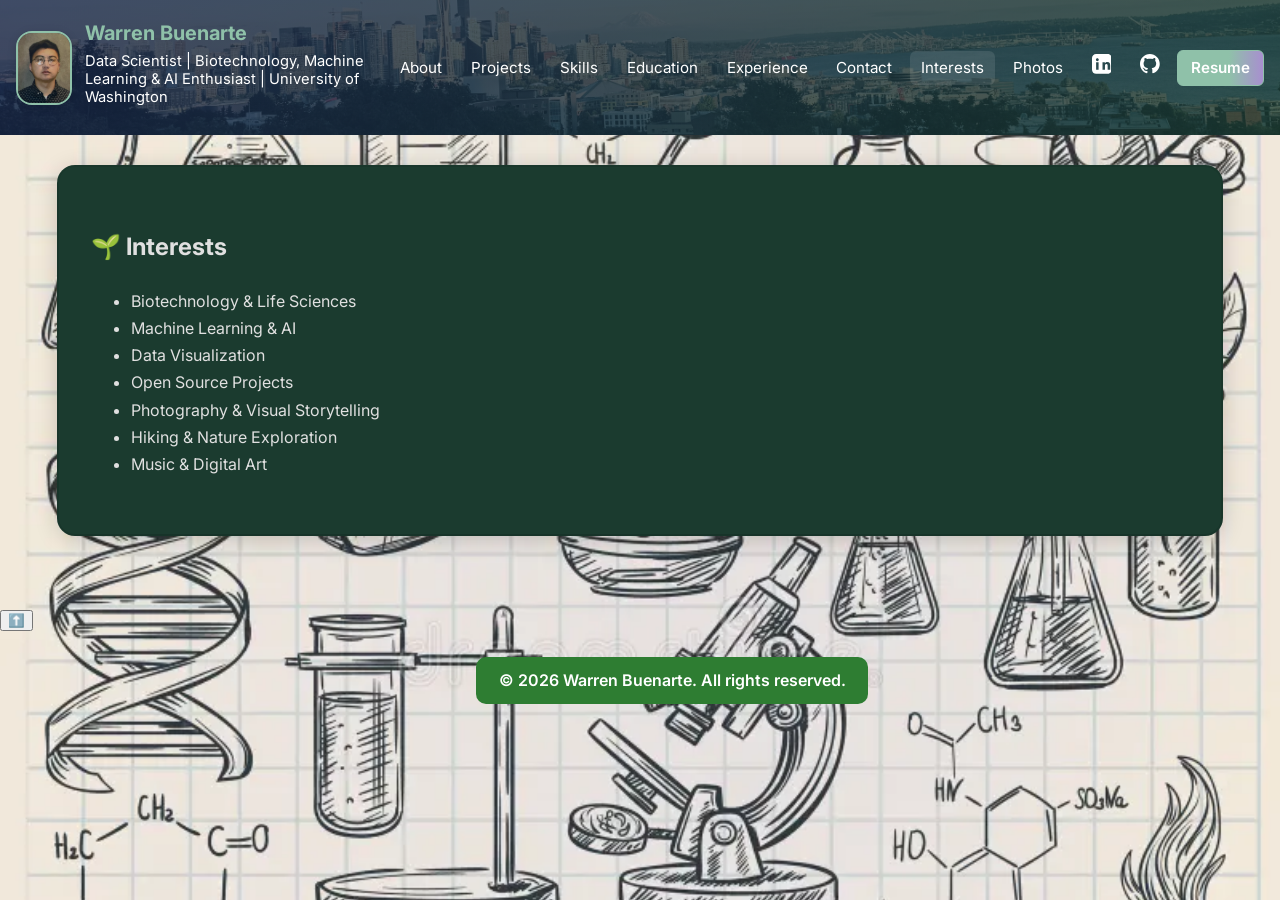
<file: interests.html>
<!DOCTYPE html>
<html lang="en">
<head>
  <meta charset="UTF-8">
  <meta name="viewport" content="width=device-width, initial-scale=1.0">
  <title>Interests | Warren Buenarte</title>
  <link rel="icon" href="favicon.svg" type="image/svg+xml">
  <link rel="stylesheet" href="style.css">
</head>
<body>
  <header>
    <div class="header-container container">
      <div class="header-left">
        <img src="IMG_1347.jpeg" alt="Warren Buenarte" class="profile-pic">
        <div class="header-text">
          <h1>Warren Buenarte</h1>
          <p class="tagline">Data Scientist | Biotechnology, Machine Learning & AI Enthusiast | University of Washington</p>
        </div>
      </div>
      <nav id="main-nav">
        <a href="index.html">About</a>
        <a href="projects.html">Projects</a>
        <a href="skills.html">Skills</a>
        <a href="education.html">Education</a>
        <a href="experience.html">Experience</a>
        <a href="contact.html">Contact</a>
        <a href="interests.html">Interests</a>
        <a href="photos/photos.html">Photos</a>
        <a href="https://www.linkedin.com/in/warren05/" target="_blank" title="LinkedIn"><span class="nav-icon" aria-label="LinkedIn"> <!-- LinkedIn SVG icon -->
          <svg xmlns="http://www.w3.org/2000/svg" viewBox="0 0 24 24" fill="currentColor" width="1.3em" height="1.3em"><path d="M19 0h-14c-2.76 0-5 2.24-5 5v14c0 2.76 2.24 5 5 5h14c2.76 0 5-2.24 5-5v-14c0-2.76-2.24-5-5-5zm-11 19h-3v-9h3v9zm-1.5-10.28c-.97 0-1.75-.79-1.75-1.75s.78-1.75 1.75-1.75 1.75.79 1.75 1.75-.78 1.75-1.75 1.75zm15.5 10.28h-3v-4.5c0-1.08-.02-2.47-1.5-2.47-1.5 0-1.73 1.17-1.73 2.39v4.58h-3v-9h2.89v1.23h.04c.4-.75 1.38-1.54 2.84-1.54 3.04 0 3.6 2 3.6 4.59v4.72z"/></svg>
        </span></a>
        <a href="https://github.com/linglingms" target="_blank" title="GitHub"><span class="nav-icon github" aria-label="GitHub"> <!-- GitHub SVG icon -->
          <svg xmlns="http://www.w3.org/2000/svg" viewBox="0 0 24 24" fill="currentColor" width="1.3em" height="1.3em"><path d="M12 0C5.37 0 0 5.37 0 12c0 5.3 3.438 9.8 8.205 11.387.6.113.82-.262.82-.582 0-.288-.012-1.243-.017-2.252-3.338.726-4.042-1.415-4.042-1.415-.546-1.387-1.333-1.756-1.333-1.756-1.09-.745.083-.729.083-.729 1.205.085 1.84 1.237 1.84 1.237 1.07 1.834 2.807 1.304 3.492.997.108-.775.418-1.305.762-1.606-2.665-.304-5.466-1.332-5.466-5.931 0-1.31.469-2.381 1.236-3.221-.124-.303-.535-1.523.117-3.176 0 0 1.008-.322 3.3 1.23.957-.266 1.984-.399 3.003-.404 1.018.005 2.046.138 3.006.404 2.289-1.552 3.295-1.23 3.295-1.23.653 1.653.242 2.873.119 3.176.77.84 1.235 1.911 1.235 3.221 0 4.609-2.803 5.625-5.475 5.921.43.372.823 1.104.823 2.226 0 1.606-.015 2.898-.015 3.293 0 .322.216.699.825.58C20.565 21.796 24 17.297 24 12c0-6.63-5.373-12-12-12z"/></svg>
        </span></a>
        <a href="resume.pdf" target="_blank" class="resume-btn">Resume</a>
      </nav>
    </div>
    <div class="header-accent-bar"></div>
  </header>
  <main class="container">
    <div class="section fade-in info-box">
      <h2>🌱 Interests</h2>
      <ul class="interests-list">
        <li>Biotechnology & Life Sciences</li>
        <li>Machine Learning & AI</li>
        <li>Data Visualization</li>
        <li>Open Source Projects</li>
        <li>Photography & Visual Storytelling</li>
        <li>Hiking & Nature Exploration</li>
        <li>Music & Digital Art</li>
      </ul>
    </div>
  </main>
  <button id="back-to-top">⬆️</button>
  <script>
    // Highlight current nav link
    const currentPath = window.location.pathname.split('/').pop() || 'index.html';
    document.querySelectorAll('nav a').forEach(link => {
      const href = link.getAttribute('href');
      if (!href || href.startsWith('http') || href.startsWith('mailto:') || href.startsWith('#')) return;
      if (href === currentPath) link.classList.add('is-active');
    });

    // Fade-in animation on scroll (normal behavior)
    const faders = document.querySelectorAll('.fade-in');
    if ('IntersectionObserver' in window) {
      const observer = new IntersectionObserver(entries => {
        entries.forEach(entry => {
          if (entry.isIntersecting) {
            entry.target.classList.add('visible');
            observer.unobserve(entry.target);
          }
        });
      }, { threshold: 0.1 });
      faders.forEach(f => observer.observe(f));
    } else {
      // Fallback: show all fade-in elements immediately
      faders.forEach(f => f.classList.add('visible'));
    }

    // Back to top button
    const backToTop = document.getElementById('back-to-top');
    backToTop.onclick = () => window.scrollTo({ top: 0, behavior: 'smooth' });
  </script>
  <footer>
    <p>© 2026 Warren Buenarte. All rights reserved.</p>
  </footer>
  <div class="footer-accent-bar"></div>
</body>
</html>
</file>
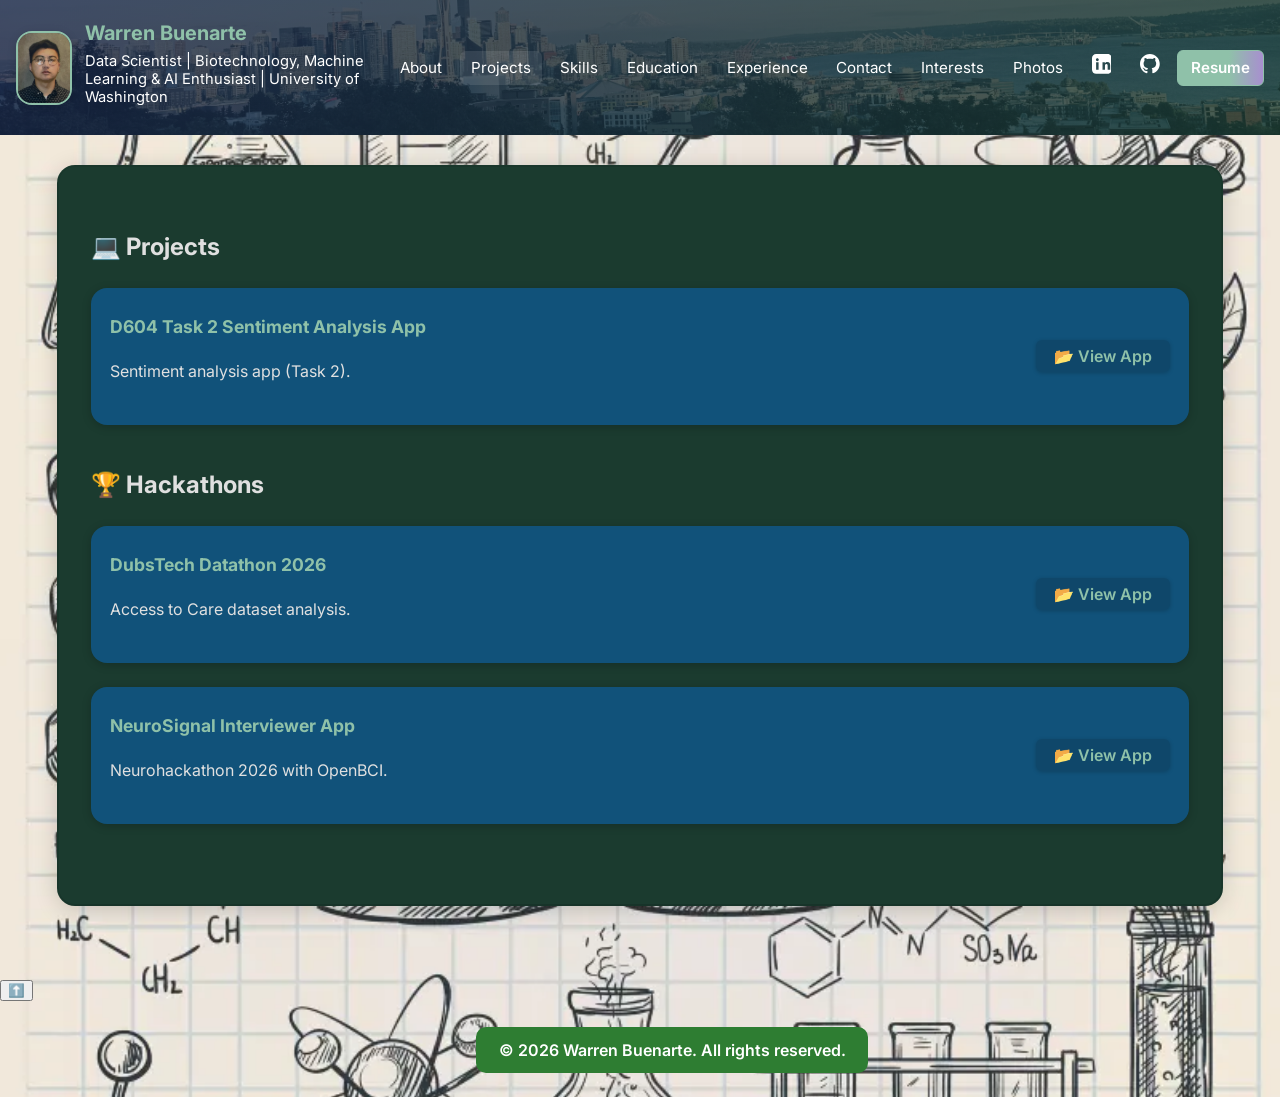
<file: projects.html>
<!DOCTYPE html>
<html lang="en">
<head>
  <meta charset="UTF-8">
  <meta name="viewport" content="width=device-width, initial-scale=1.0">
  <title>Projects | Warren Buenarte</title>
  <link rel="icon" href="favicon.svg" type="image/svg+xml">
  <link rel="stylesheet" href="style.css">
</head>

<body>

<!-- Header -->
<header>
  <div class="header-container container">
    <div class="header-left">
      <img src="IMG_1347.jpeg" alt="Warren Buenarte" class="profile-pic">
      <div class="header-text">
        <h1>Warren Buenarte</h1>
        <p class="tagline">Data Scientist | Biotechnology, Machine Learning & AI Enthusiast | University of Washington</p>
      </div>
    </div>
    <nav id="main-nav">
      <a href="index.html">About</a>
      <a href="projects.html">Projects</a>
      <a href="skills.html">Skills</a>
      <a href="education.html">Education</a>
      <a href="experience.html">Experience</a>
      <a href="contact.html">Contact</a>
      <a href="interests.html">Interests</a>
      <a href="photos/photos.html">Photos</a>
      <a href="https://www.linkedin.com/in/warren05/" target="_blank" title="LinkedIn"><span class="nav-icon" aria-label="LinkedIn">
        <svg xmlns="http://www.w3.org/2000/svg" viewBox="0 0 24 24" fill="currentColor" width="1.3em" height="1.3em"><path d="M19 0h-14c-2.76 0-5 2.24-5 5v14c0 2.76 2.24 5 5 5h14c2.76 0 5-2.24 5-5v-14c0-2.76-2.24-5-5-5zm-11 19h-3v-9h3v9zm-1.5-10.28c-.97 0-1.75-.79-1.75-1.75s.78-1.75 1.75-1.75 1.75.79 1.75 1.75-.78 1.75-1.75 1.75zm15.5 10.28h-3v-4.5c0-1.08-.02-2.47-1.5-2.47-1.5 0-1.73 1.17-1.73 2.39v4.58h-3v-9h2.89v1.23h.04c.4-.75 1.38-1.54 2.84-1.54 3.04 0 3.6 2 3.6 4.59v4.72z"/></svg>
      </span></a>
      <a href="https://github.com/linglingms" target="_blank" title="GitHub"><span class="nav-icon github" aria-label="GitHub">
        <svg xmlns="http://www.w3.org/2000/svg" viewBox="0 0 24 24" fill="currentColor" width="1.3em" height="1.3em"><path d="M12 0C5.37 0 0 5.37 0 12c0 5.3 3.438 9.8 8.205 11.387.6.113.82-.262.82-.582 0-.288-.012-1.243-.017-2.252-3.338.726-4.042-1.415-4.042-1.415-.546-1.387-1.333-1.756-1.333-1.756-1.09-.745.083-.729.083-.729 1.205.085 1.84 1.237 1.84 1.237 1.07 1.834 2.807 1.304 3.492.997.108-.775.418-1.305.762-1.606-2.665-.304-5.466-1.332-5.466-5.931 0-1.31.469-2.381 1.236-3.221-.124-.303-.535-1.523.117-3.176 0 0 1.008-.322 3.3 1.23.957-.266 1.984-.399 3.003-.404 1.018.005 2.046.138 3.006.404 2.289-1.552 3.295-1.23 3.295-1.23.653 1.653.242 2.873.119 3.176.77.84 1.235 1.911 1.235 3.221 0 4.609-2.803 5.625-5.475 5.921.43.372.823 1.104.823 2.226 0 1.606-.015 2.898-.015 3.293 0 .322.216.699.825.58C20.565 21.796 24 17.297 24 12c0-6.63-5.373-12-12-12z"/></svg>
      </span></a>
      <a href="resume.pdf" target="_blank" class="resume-btn">Resume</a>
    </nav>
  </div>
  <div class="header-accent-bar"></div>
</header>

<!-- Main -->
<main class="container">

  <section id="projects" class="section fade-in info-box">

    <h2>💻 Projects</h2>

    <div class="project-list">

      <div class="project-card fade-in">
        <div class="project-card-content">
          <div class="project-info">
            <h4>D604 Task 2 Sentiment Analysis App</h4>
            <p>Sentiment analysis app (Task 2).</p>
          </div>
          <div class="project-link">
            <a href="https://github.com/linglingms/wgumsds/blob/main/D604/Task2/task2_app.py" target="_blank">📂 View App</a>
          </div>
        </div>
      </div>

    </div>

    <h2>🏆 Hackathons</h2>

    <div class="project-list">

      <div class="project-card fade-in">
        <div class="project-card-content">
          <div class="project-info">
            <h4>DubsTech Datathon 2026</h4>
            <p>Access to Care dataset analysis.</p>
          </div>
          <div class="project-link">
            <a href="https://datathon2026.streamlit.app/" target="_blank">📂 View App</a>
          </div>
        </div>
      </div>

      <div class="project-card fade-in">
        <div class="project-card-content">
          <div class="project-info">
            <h4>NeuroSignal Interviewer App</h4>
            <p>Neurohackathon 2026 with OpenBCI.</p>
          </div>
          <div class="project-link">
            <a href="https://neurrohackathon2026-i19dis4kp-linglingms-projects.vercel.app/" target="_blank">📂 View App</a>
          </div>
        </div>
      </div>

    </div>

  </section>

</main>

<button id="back-to-top">⬆️</button>

<script>
  // Hamburger menu toggle (only if present)
  const hamburger = document.getElementById('hamburger-btn');
  const nav = document.getElementById('main-nav');
  if (hamburger) {
    hamburger.addEventListener('click', () => {
      nav.classList.toggle('active');
    });
  }

  // Highlight current nav link
  const currentPath = window.location.pathname.split('/').pop() || 'index.html';
  document.querySelectorAll('nav a').forEach(link => {
    const href = link.getAttribute('href');
    if (!href || href.startsWith('http') || href.startsWith('mailto:') || href.startsWith('#')) return;
    if (href === currentPath) link.classList.add('is-active');
  });

  // Fade-in animation on scroll (robust fallback)
  const faders = document.querySelectorAll('.fade-in');
  if ('IntersectionObserver' in window) {
    const observer = new window.IntersectionObserver(entries => {
      entries.forEach(entry => {
        if (entry.isIntersecting) {
          entry.target.classList.add('visible');
          observer.unobserve(entry.target);
        }
      });
    }, { threshold: 0.1 });
    faders.forEach(f => observer.observe(f));
  } else {
    // Fallback: show all fade-in elements immediately
    faders.forEach(f => f.classList.add('visible'));
  }

  // Always show skills/projects if fade-in fails for any reason
  setTimeout(() => {
    document.querySelectorAll('.fade-in').forEach(f => {
      if (!f.classList.contains('visible')) f.classList.add('visible');
    });
  }, 800);

  // Back to top button
  const backToTop = document.getElementById('back-to-top');
  if (backToTop) {
    backToTop.onclick = () => window.scrollTo({ top: 0, behavior: 'smooth' });
  }
</script>

<footer>
  <p>© 2026 Warren Buenarte. All rights reserved.</p>
</footer>

<div class="footer-accent-bar"></div>

</body>
</html>
</file>
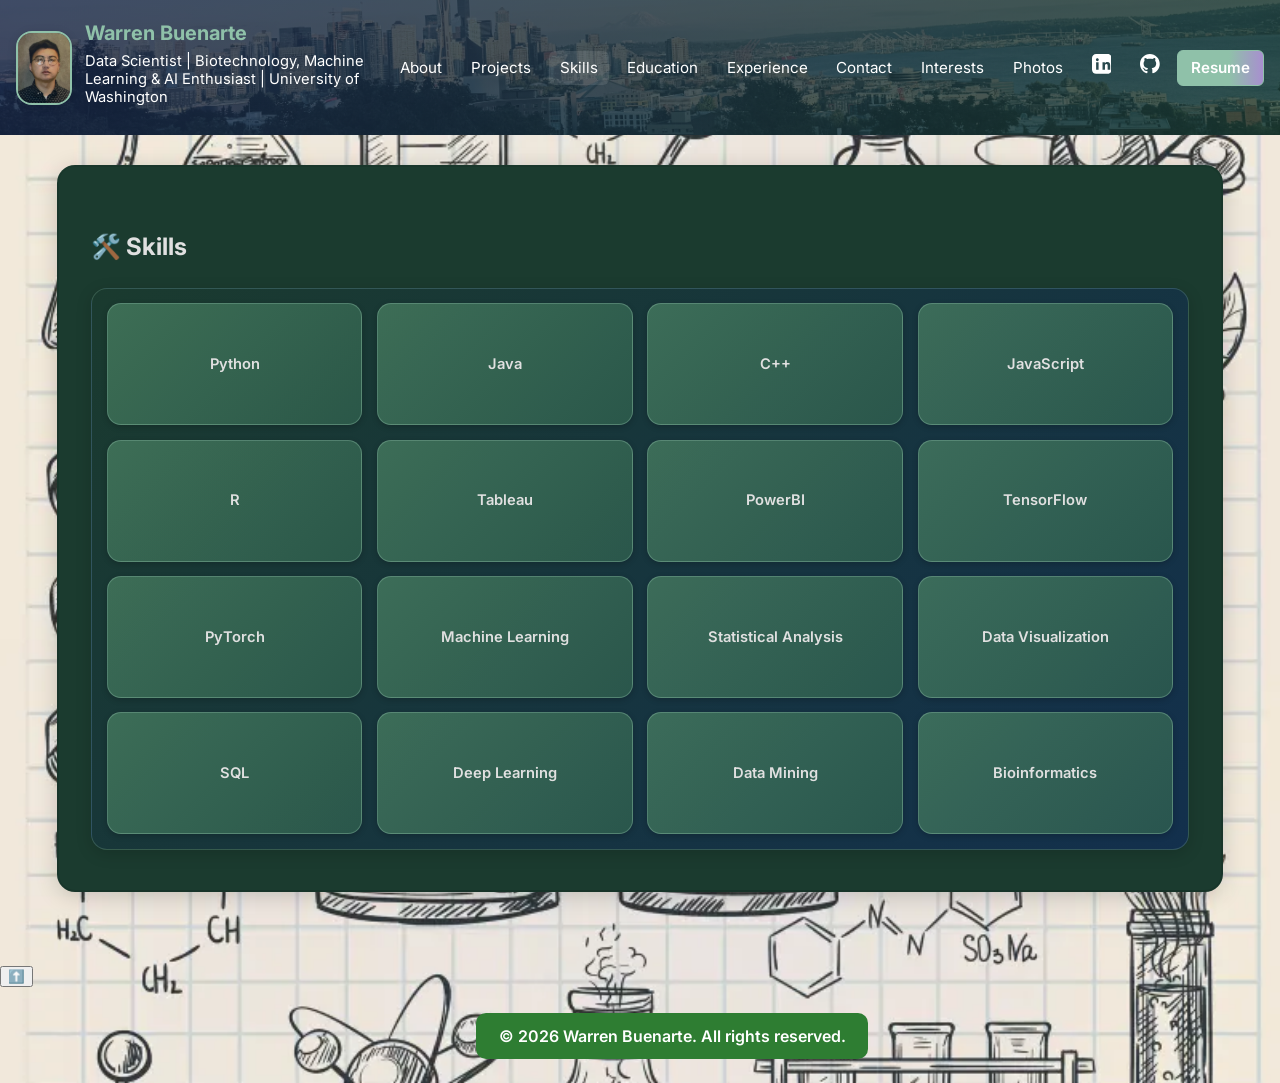
<file: skills.html>
<!DOCTYPE html>
<html lang="en">
<head>
  <meta charset="UTF-8">
  <meta name="viewport" content="width=device-width, initial-scale=1.0">
  <title>Skills | Warren Buenarte</title>
  <link rel="icon" href="favicon.svg" type="image/svg+xml">
  <link rel="stylesheet" href="style.css">
</head>

<body>

  <!-- Header -->

  <header>
    <div class="header-container container">
      <div class="header-left">
        <img src="IMG_1347.jpeg" alt="Warren Buenarte" class="profile-pic">
        <div class="header-text">
          <h1>Warren Buenarte</h1>
          <p class="tagline">Data Scientist | Biotechnology, Machine Learning & AI Enthusiast | University of Washington</p>
        </div>
      </div>
      <nav id="main-nav">
        <a href="index.html">About</a>
        <a href="projects.html">Projects</a>
        <a href="skills.html">Skills</a>
        <a href="education.html">Education</a>
        <a href="experience.html">Experience</a>
        <a href="contact.html">Contact</a>
        <a href="interests.html">Interests</a>
        <a href="photos/photos.html">Photos</a>
        <a href="https://www.linkedin.com/in/warren05/" target="_blank" title="LinkedIn"><span class="nav-icon" aria-label="LinkedIn"> <!-- LinkedIn SVG icon -->
          <svg xmlns="http://www.w3.org/2000/svg" viewBox="0 0 24 24" fill="currentColor" width="1.3em" height="1.3em"><path d="M19 0h-14c-2.76 0-5 2.24-5 5v14c0 2.76 2.24 5 5 5h14c2.76 0 5-2.24 5-5v-14c0-2.76-2.24-5-5-5zm-11 19h-3v-9h3v9zm-1.5-10.28c-.97 0-1.75-.79-1.75-1.75s.78-1.75 1.75-1.75 1.75.79 1.75 1.75-.78 1.75-1.75 1.75zm15.5 10.28h-3v-4.5c0-1.08-.02-2.47-1.5-2.47-1.5 0-1.73 1.17-1.73 2.39v4.58h-3v-9h2.89v1.23h.04c.4-.75 1.38-1.54 2.84-1.54 3.04 0 3.6 2 3.6 4.59v4.72z"/></svg>
        </span></a>
        <a href="https://github.com/linglingms" target="_blank" title="GitHub"><span class="nav-icon github" aria-label="GitHub"> <!-- GitHub SVG icon -->
          <svg xmlns="http://www.w3.org/2000/svg" viewBox="0 0 24 24" fill="currentColor" width="1.3em" height="1.3em"><path d="M12 0C5.37 0 0 5.37 0 12c0 5.3 3.438 9.8 8.205 11.387.6.113.82-.262.82-.582 0-.288-.012-1.243-.017-2.252-3.338.726-4.042-1.415-4.042-1.415-.546-1.387-1.333-1.756-1.333-1.756-1.09-.745.083-.729.083-.729 1.205.085 1.84 1.237 1.84 1.237 1.07 1.834 2.807 1.304 3.492.997.108-.775.418-1.305.762-1.606-2.665-.304-5.466-1.332-5.466-5.931 0-1.31.469-2.381 1.236-3.221-.124-.303-.535-1.523.117-3.176 0 0 1.008-.322 3.3 1.23.957-.266 1.984-.399 3.003-.404 1.018.005 2.046.138 3.006.404 2.289-1.552 3.295-1.23 3.295-1.23.653 1.653.242 2.873.119 3.176.77.84 1.235 1.911 1.235 3.221 0 4.609-2.803 5.625-5.475 5.921.43.372.823 1.104.823 2.226 0 1.606-.015 2.898-.015 3.293 0 .322.216.699.825.58C20.565 21.796 24 17.297 24 12c0-6.63-5.373-12-12-12z"/></svg>
        </span></a>
        <a href="resume.pdf" target="_blank" class="resume-btn">Resume</a>
      </nav>
    </div>
    <div class="header-accent-bar"></div>
  </header>

  <main class="container">

    <!-- Skills Section -->
    <div id="skills" class="section info-box">
      <h2>🛠️ Skills</h2>
      <div class="skills-grid">
        <div class="skill">Python</div>
        <div class="skill">Java</div>
        <div class="skill">C++</div>
        <div class="skill">JavaScript</div>
        <div class="skill">R</div>
        <div class="skill">Tableau</div>
        <div class="skill">PowerBI</div>
        <div class="skill">TensorFlow</div>
        <div class="skill">PyTorch</div>
        <div class="skill">Machine Learning</div>
        <div class="skill">Statistical Analysis</div>
        <div class="skill">Data Visualization</div>
        <div class="skill">SQL</div>
        <div class="skill">Deep Learning</div>
        <div class="skill">Data Mining</div>
        <div class="skill">Bioinformatics</div>
      </div>
    </div>

  </main>
  <button id="back-to-top">⬆️</button>
  <script>
    // Hamburger menu toggle (only if present)
    const hamburger = document.getElementById('hamburger-btn');
    const nav = document.getElementById('main-nav');
    if (hamburger) {
      hamburger.addEventListener('click', () => {
        nav.classList.toggle('active');
      });
    }
    // Highlight current nav link
    const currentPath = window.location.pathname.split('/').pop() || 'index.html';
    document.querySelectorAll('nav a').forEach(link => {
      const href = link.getAttribute('href');
      if (!href || href.startsWith('http') || href.startsWith('mailto:') || href.startsWith('#')) return;
      if (href === currentPath) link.classList.add('is-active');
    });
    // Back to top button
    const backToTop = document.getElementById('back-to-top');
    backToTop.onclick = () => window.scrollTo({ top: 0, behavior: 'smooth' });
  </script>
  <footer>
    <p>© 2026 Warren Buenarte. All rights reserved.</p>
  </footer>
  <div class="footer-accent-bar"></div>
</body>
</html>
</file>
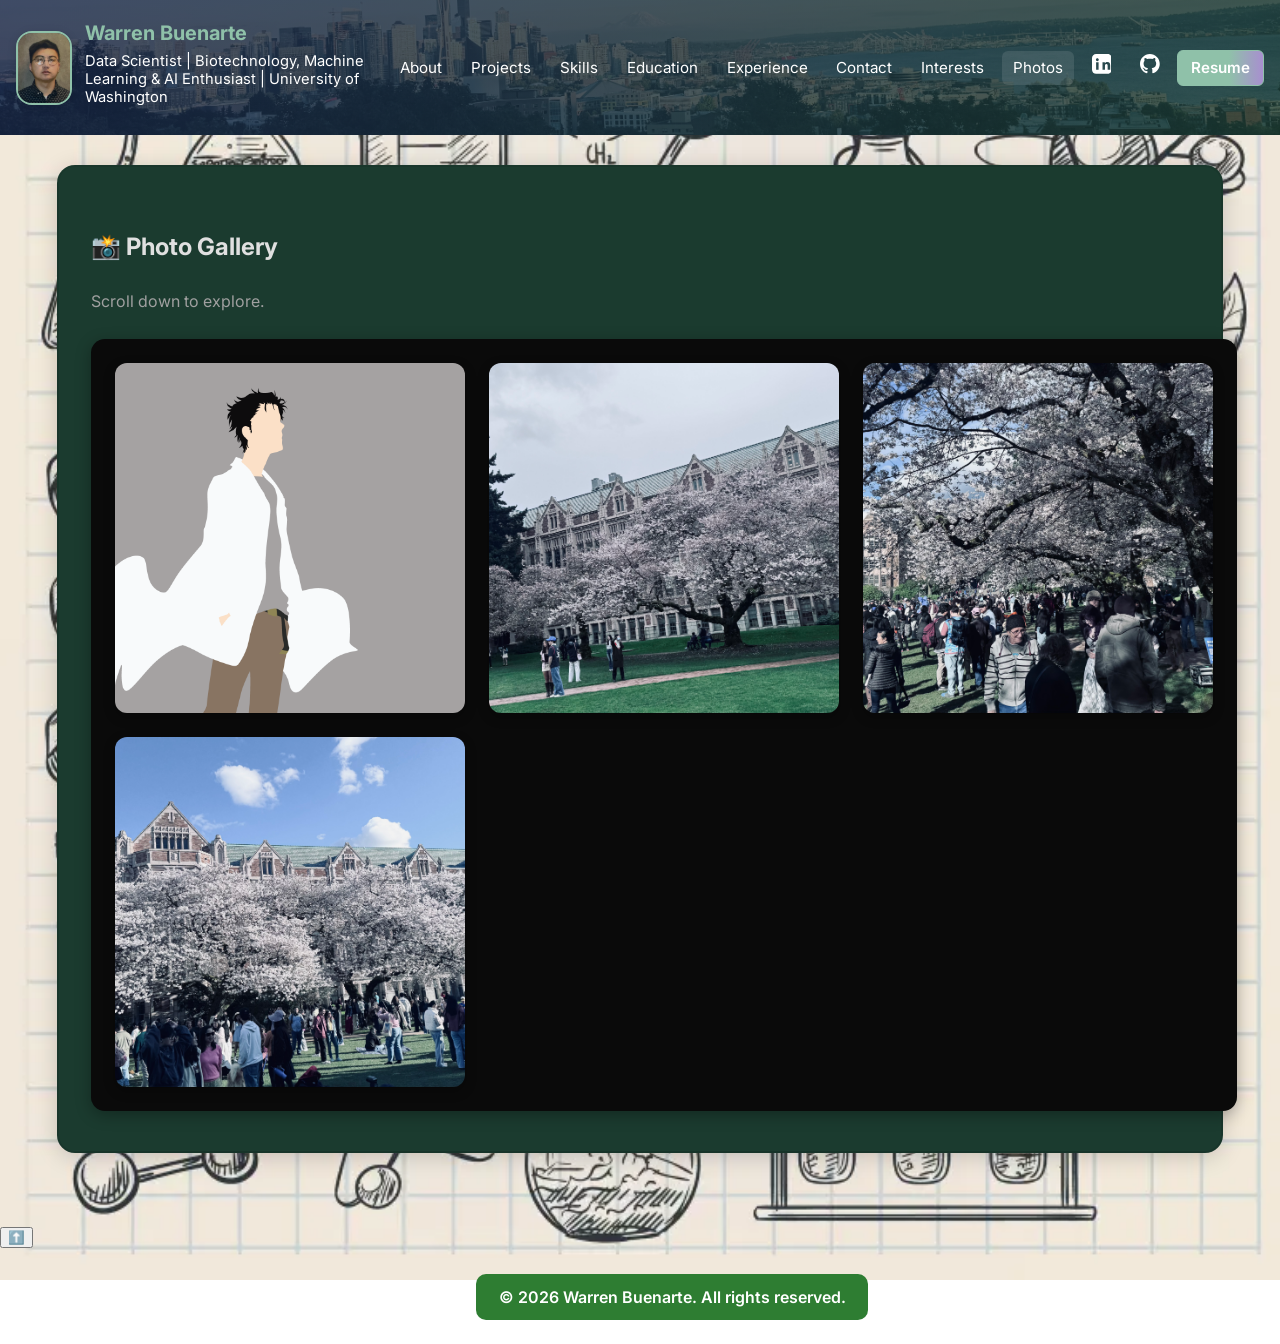
<file: photos/photos.html>
<!DOCTYPE html>
<html lang="en">
<head>
  <meta charset="UTF-8">
  <meta name="viewport" content="width=device-width, initial-scale=1.0">
  <title>Photos | Warren Buenarte</title>
  <link rel="icon" href="../favicon.svg" type="image/svg+xml">
  <link rel="stylesheet" href="../style.css">
</head>
<body>
  <header>
    <div class="header-container container">
      <div class="header-left">
        <img src="../IMG_1347.jpeg" alt="Warren Buenarte" class="profile-pic">
        <div class="header-text">
          <h1>Warren Buenarte</h1>
          <p class="tagline">Data Scientist | Biotechnology, Machine Learning & AI Enthusiast | University of Washington</p>
        </div>
      </div>
      <button id="hamburger-btn" aria-label="Toggle navigation menu">☰</button>
      <nav id="main-nav">
        <a href="../index.html">About</a>
        <a href="../projects.html">Projects</a>
        <a href="../skills.html">Skills</a>
        <a href="../education.html">Education</a>
        <a href="../experience.html">Experience</a>
        <a href="../contact.html">Contact</a>
        <a href="../interests.html">Interests</a>
        <a href="photos.html">Photos</a>
        <a href="https://www.linkedin.com/in/warren05/" target="_blank" title="LinkedIn"><span class="nav-icon" aria-label="LinkedIn"> <svg xmlns="http://www.w3.org/2000/svg" viewBox="0 0 24 24" fill="currentColor" width="1.3em" height="1.3em"><path d="M19 0h-14c-2.76 0-5 2.24-5 5v14c0 2.76 2.24 5 5 5h14c2.76 0 5-2.24 5-5v-14c0-2.76-2.24-5-5-5zm-11 19h-3v-9h3v9zm-1.5-10.28c-.97 0-1.75-.79-1.75-1.75s.78-1.75 1.75-1.75 1.75.79 1.75 1.75-.78 1.75-1.75 1.75zm15.5 10.28h-3v-4.5c0-1.08-.02-2.47-1.5-2.47-1.5 0-1.73 1.17-1.73 2.39v4.58h-3v-9h2.89v1.23h.04c.4-.75 1.38-1.54 2.84-1.54 3.04 0 3.6 2 3.6 4.59v4.72z"/></svg></span></a>
        <a href="https://github.com/linglingms" target="_blank" title="GitHub"><span class="nav-icon github" aria-label="GitHub"><svg xmlns="http://www.w3.org/2000/svg" viewBox="0 0 24 24" fill="currentColor" width="1.3em" height="1.3em"><path d="M12 0C5.37 0 0 5.37 0 12c0 5.3 3.438 9.8 8.205 11.387.6.113.82-.262.82-.582 0-.288-.012-1.243-.017-2.252-3.338.726-4.042-1.415-4.042-1.415-.546-1.387-1.333-1.756-1.333-1.756-1.09-.745.083-.729.083-.729 1.205.085 1.84 1.237 1.84 1.237 1.07 1.834 2.807 1.304 3.492.997.108-.775.418-1.305.762-1.606-2.665-.304-5.466-1.332-5.466-5.931 0-1.31.469-2.381 1.236-3.221-.124-.303-.535-1.523.117-3.176 0 0 1.008-.322 3.3 1.23.957-.266 1.984-.399 3.003-.404 1.018.005 2.046.138 3.006.404 2.289-1.552 3.295-1.23 3.295-1.23.653 1.653.242 2.873.119 3.176.77.84 1.235 1.911 1.235 3.221 0 4.609-2.803 5.625-5.475 5.921.43.372.823 1.104.823 2.226 0 1.606-.015 2.898-.015 3.293 0 .322.216.699.825.58C20.565 21.796 24 17.297 24 12c0-6.63-5.373-12-12-12z"/></svg></span></a>
        <a href="../resume.pdf" target="_blank" class="resume-btn">Resume</a>
      </nav>
    </div>
    <div class="header-accent-bar"></div>
  </header>

  <main class="container">
    <section class="section fade-in info-box">
      <h2>📸 Photo Gallery</h2>
      <p style="color: #a0a0a0; margin-bottom: 1.5rem;">Scroll down to explore.</p>
      <div class="slideshow-container">
        <div class="slides-wrapper">
          <div class="slide fade-in">
            <div class="slide-image-wrapper">
              <img src="IMG_3144.png" alt="Mountains and Lake" class="slide-image">
            </div>
          </div>
          <div class="slide fade-in">
            <div class="slide-image-wrapper">
              <img src="IMG_3150.jpeg" alt="Lab Work" class="slide-image">
            </div>
          </div>
          <div class="slide fade-in">
            <div class="slide-image-wrapper">
              <img src="IMG_3160.jpeg" alt="Cityscape" class="slide-image">
            </div>
          </div>
          <div class="slide fade-in">
            <div class="slide-image-wrapper">
              <img src="IMG_3164.jpeg" alt="Nature Trail" class="slide-image">
            </div>
          </div>
        </div>
      </div>
    </section>
  </main>
  <button id="back-to-top">⬆️</button>
  <script>
    // Highlight current nav link
    const currentPath = window.location.pathname.split('/').pop() || 'photos.html';
    document.querySelectorAll('nav a').forEach(link => {
      const href = link.getAttribute('href');
      if (!href || href.startsWith('http') || href.startsWith('mailto:') || href.startsWith('#')) return;
      // Support both /photos/photos.html and photos.html
      if (href === currentPath || (currentPath === 'photos.html' && href.endsWith('photos.html'))) {
        link.classList.add('is-active');
      }
    });
    // Fade-in animation
    const faders = document.querySelectorAll('.fade-in');
    const observer = new IntersectionObserver(entries => {
      entries.forEach(entry => {
        if (entry.isIntersecting) {
          entry.target.classList.add('visible');
          observer.unobserve(entry.target);
        }
      });
    }, { threshold: 0.1 });
    faders.forEach(f => observer.observe(f));
    // Back to top button
    const backToTop = document.getElementById('back-to-top');
    backToTop.onclick = () => window.scrollTo({ top: 0, behavior: 'smooth' });
  </script>
  <footer>
    <p>© 2026 Warren Buenarte. All rights reserved.</p>
  </footer>
  <div class="footer-accent-bar"></div>
</body>
</html>
</file>
<file: style.css>
/* Import Google Fonts */
@import url('https://fonts.googleapis.com/css2?family=Inter:wght@400;600;700&display=swap');

/* Root colors */
:root {
  --bg: #e0e0e5;
  --gradient-start: #d1d1e0;
  --gradient-end: #a88fcf;
  --section-bg: #1b3b2f;
  --fg: #e0e0e0;
  --accent: #8fc1a9;
  --muted: #c0c0c0;
  --card-shadow: rgba(0, 0, 0, 0.2);
}

/* Global styles */
body {
  margin: 0;
  font-family: 'Inter', sans-serif;
  background: url('chemistry-background.webp') no-repeat center top fixed;
  background-size: cover;
  color: var(--fg);
  line-height: 1.7;
  min-height: 100vh;
  max-width: 100vw;
  overflow-x: hidden;
}

html {
  max-width: 100vw;
  overflow-x: hidden;
}

.container {
  max-width: 1200px;
  margin: 0 auto;
  padding: 2rem 1.2rem;
  box-sizing: border-box;
}

/* Header */
header {
  width: 100%;
  position: relative;
  background: linear-gradient(135deg, rgba(23,36,71,0.78), rgba(27,59,47,0.78)), url('header-city-view.jpg');
  background-size: cover;
  background-position: center 62%;
  z-index: 1000;
  padding: 0.5rem 0;
  display: flex;
  align-items: center;
  justify-content: center;
  box-sizing: border-box;
}

.header-container {
  display: flex;
  align-items: center;
  justify-content: space-between;
  width: 100%;
  max-width: 1400px;
  margin: 0 auto;
  gap: 0.5rem; /* closer buttons */
  padding: 0.5rem 1rem;
  box-sizing: border-box;
}

.header-left {
  display: flex;
  align-items: center;
  gap: 0.8rem;
}

.profile-pic {
  width: 70px;
  height: 70px;
  border-radius: 16px;
  object-fit: cover;
  object-position: center 40%;
  border: 2px solid var(--accent);
  box-shadow: 0 2px 10px rgba(0,0,0,0.13);
}

.header-text {
  display: flex;
  flex-direction: column;
  justify-content: center;
  max-width: 400px;
}

.header-text h1 {
  margin: 0;
  font-size: 1.25rem;
  color: var(--accent);
  font-weight: 700;
}

.header-text .tagline {
  color: #ffffff; /* white text */
  font-size: 0.92rem;
  line-height: 1.25;
  margin-top: 0.1rem;
  max-height: 3.6em; /* allow up to 3 lines */
  overflow: hidden;
}

/* Navigation */
nav#main-nav {
  display: flex;
  align-items: center;
  justify-content: flex-end;
  gap: 0.4rem;
  flex: 1;
}

nav a, .resume-btn {
  color: #fff;
  font-size: 0.95rem;
  padding: 0.25rem 0.7rem;
  border-radius: 6px;
  text-decoration: none;
  white-space: nowrap;
  transition: 0.2s;
}

nav a:hover, nav a.is-active {
  background: rgba(255,255,255,0.1);
  color: #fff;
}

.resume-btn {
  background: linear-gradient(90deg, var(--accent) 60%, #a88fcf 100%);
  color: #fff;
  font-weight: 600;
  border: 1.2px solid var(--accent);
  padding: 0.25rem 0.8rem;
}

/* Hamburger menu for mobile */
#hamburger-btn {
  display: none;
  font-size: 1.8rem;
  background: none;
  border: none;
  color: #fff;
  cursor: pointer;
  padding: 0.5rem;
  margin-left: auto;
  transition: transform 0.2s;
}

#hamburger-btn:hover {
  transform: scale(1.1);
}

/* Mobile nav */
@media (max-width: 900px) {
  .header-text .tagline {
    font-size: 0.85rem;
    max-height: 2.8em;
  }
  nav a, .resume-btn {
    font-size: 0.9rem;
    padding: 0.22rem 0.6rem;
  }
}

@media (max-width: 700px) {
  .header-container {
    flex-wrap: wrap;
    padding: 0.75rem 0.8rem;
    gap: 0.8rem;
  }
  .header-left {
    min-width: 0;
    gap: 0.6rem;
  }
  .profile-pic {
    width: 60px;
    height: 60px;
  }
  .header-text h1 {
    font-size: 1.1rem;
  }
  .header-text .tagline {
    font-size: 0.8rem;
    max-height: 2.4em;
  }
  nav#main-nav {
    display: none;
    flex-direction: column;
    gap: 0.6rem;
    width: 100%;
    background: rgba(27,59,47,0.98);
    position: absolute;
    top: 100%;
    right: 0;
    left: 0;
    padding: 1.2rem 1rem;
    border-radius: 0 0 12px 12px;
    box-shadow: 0 4px 12px rgba(0,0,0,0.25);
    order: 3;
  }
  nav#main-nav.active {
    display: flex;
  }
  nav a, .resume-btn {
    font-size: 1rem;
    padding: 0.6rem 0.8rem;
    display: block;
    width: 100%;
    text-align: left;
    border-radius: 6px;
  }
  nav a:hover, nav a.is-active {
    background: rgba(143, 193, 169, 0.2);
  }
  .resume-btn {
    padding: 0.6rem 0.8rem;
  }
  #hamburger-btn {
    display: block;
    order: 2;
  }
}

@media (max-width: 560px) {
  nav a, .resume-btn {
    font-size: 0.95rem;
    padding: 0.55rem 0.7rem;
  }
  .profile-pic {
    width: 55px;
    height: 55px;
  }
  .header-text h1 {
    font-size: 1rem;
  }
  .header-text .tagline {
    font-size: 0.75rem;
  }
}

/* Skills Grid */
#skills .skills-grid {
  display: grid;
  grid-template-columns: repeat(4, minmax(0, 1fr));
  align-items: stretch;
  gap: 0.9rem;
  width: 100%;
  box-sizing: border-box;
  background: linear-gradient(135deg, rgba(27, 59, 47, 0.82), rgba(18, 46, 84, 0.82));
  border: 1px solid rgba(143, 193, 169, 0.24);
  border-radius: 16px;
  padding: 0.9rem;
  box-shadow: 0 4px 16px rgba(0, 0, 0, 0.16);
}

#skills .skill {
  min-height: 88px;
  background: linear-gradient(135deg, rgba(75, 130, 100, 0.72), rgba(50, 100, 80, 0.72));
  border: 1px solid rgba(143, 193, 169, 0.38);
  padding: 1rem 0.9rem;
  border-radius: 14px;
  display: flex;
  align-items: center;
  justify-content: center;
  text-align: center;
  font-weight: 600;
  color: #e0e0e0;
  box-shadow: 0 2px 6px var(--card-shadow);
  font-size: 0.92rem;
  line-height: 1.25;
  overflow: visible;
  word-break: normal;
  overflow-wrap: anywhere;
  transition: transform 0.18s, box-shadow 0.18s, background 0.18s, border-color 0.18s;
}

.skill:hover {
  transform: translateY(-4px) scale(1.04);
  box-shadow: 0 8px 24px rgba(0, 0, 0, 0.22);
  background: linear-gradient(135deg, rgba(85, 140, 110, 0.82), rgba(60, 110, 90, 0.82));
  border-color: rgba(143, 193, 169, 0.62);
}

#skills.section {
  max-width: 1100px;
  margin-left: auto;
  margin-right: auto;
}

/* Sections */
.section {
  padding: 2.5rem 2rem;
  background: var(--section-bg);
  color: var(--fg);
  border-radius: 16px;
  margin-bottom: 2.5rem;
  box-shadow: 0 4px 24px var(--card-shadow), 0 0 0 2px #1b3b2f;
  transition: transform 0.2s, box-shadow 0.2s;
}

.section:hover {
  transform: translateY(-2px);
  box-shadow: 0 8px 32px var(--card-shadow), 0 0 0 2px #1b3b2f;
}

/* Education & Experience */
.edu-item, .exp-item {
  margin-bottom: 2rem;
}

.edu-item h3, .exp-item h3 {
  color: var(--muted);
  margin: 0.2rem 0 0 0;
  font-weight: 400;
  font-size: 1rem;
}

/* Timeline Entries */
.timeline {
  display: flex;
  flex-direction: column;
  gap: 1.5rem;
}

.timeline-entry {
  background: #164731;
  border: 1px solid rgba(143, 193, 169, 0.2);
  padding: 1.8rem;
  border-radius: 12px;
  color: var(--fg);
  box-shadow: 0 2px 8px var(--card-shadow);
  transition: transform 0.2s, box-shadow 0.2s, border-color 0.2s;
}

.timeline-entry:hover {
  transform: translateY(-2px);
  box-shadow: 0 6px 16px var(--card-shadow);
  border-color: rgba(143, 193, 169, 0.4);
}

.timeline-entry.info-box {
  background: #164731;
  border: 1px solid rgba(143, 193, 169, 0.2);
  padding: 1.8rem;
  border-radius: 12px;
}

.timeline-entry.info-box:hover {
  border-color: rgba(143, 193, 169, 0.4);
}

.timeline-content {
  display: flex;
  justify-content: space-between;
  align-items: flex-start;
  gap: 1.2rem;
}

.timeline-text {
  flex: 1 1 auto;
  min-width: 0;
}

.timeline-content h3 {
  color: var(--accent);
  margin: 0;
  font-size: 1.15rem;
  font-weight: 600;
}

.company {
  color: #a88fcf;
  font-weight: 500;
}

.timeline-date {
  color: #a0a0a0;
  font-size: 0.95rem;
  display: block;
  margin-bottom: 0.5rem;
}

.timeline-content ul {
  margin: 0.8rem 0 0 0;
  padding-left: 1.5rem;
  display: flex;
  flex-direction: column;
  gap: 0.6rem;
}

.timeline-logo {
  flex: 0 0 92px;
  width: 92px;
  aspect-ratio: 1 / 1;
  border-radius: 16px;
  overflow: hidden;
  border: 1px solid rgba(0, 0, 0, 0.8);
  box-shadow: 0 0 8px rgba(0, 0, 0, 0.45);
  background: #111;
}

.timeline-logo img {
  width: 100%;
  height: 100%;
  object-fit: cover;
  display: block;
}

.timeline-content li {
  color: #d0d0d0;
  line-height: 1.6;
  font-size: 0.95rem;
}

.timeline-content a {
  color: var(--accent);
  text-decoration: none;
  font-weight: 500;
  transition: color 0.2s;
}

.timeline-content a:hover {
  color: #ffffff;
  text-decoration: underline;
}

/* Courses & Projects */
.courses-grid {
  display: grid;
  grid-template-columns: repeat(auto-fit, minmax(220px, 1fr));
  gap: 1.5rem;
}

.course-item, .undergrad-school {
  background: #164731;
  padding: 1.5rem;
  border-radius: 14px;
  text-align: center;
  color: var(--fg);
  box-shadow: 0 2px 6px var(--card-shadow);
  transition: transform 0.2s, box-shadow 0.2s;
}

.course-item:hover, .undergrad-school:hover {
  transform: translateY(-2px);
  box-shadow: 0 6px 12px var(--card-shadow);
}

.course-item h4, .undergrad-school h3 {
  color: var(--accent);
  margin: 0 0 0.5rem 0;
}

/* Projects */
.project-list {
  display: flex;
  flex-direction: column;
  gap: 1.5rem;
  margin-bottom: 2.5rem;
}

.project-card {
  background: #007bff5c;
  padding: 1.5rem 1.2rem;
  border-radius: 16px;
  color: var(--fg);
  box-shadow: 0 2px 10px var(--card-shadow);
  transition: transform 0.2s, box-shadow 0.2s;
}

.project-card-content {
  display: flex;
  flex-direction: row;
  align-items: center;
  justify-content: space-between;
  gap: 2.2rem;
}

.project-info h4 {
  color: var(--accent);
  margin: 0 0 0.3rem 0;
  font-size: 1.1rem;
}

.project-link a {
  color: var(--accent);
  text-decoration: none;
  font-weight: 600;
  font-size: 1rem;
  border-radius: 6px;
  padding: 0.38rem 1.1rem;
  background: rgba(0,0,0,0.13);
  box-shadow: 0 1px 4px var(--card-shadow);
  transition: background 0.2s, color 0.2s, box-shadow 0.2s;
  margin-left: 1.2rem;
}

.project-link a:hover {
  background: var(--accent);
  color: var(--bg);
  box-shadow: 0 4px 16px var(--card-shadow);
}

/* Contact */
#contact a {
  color: var(--accent);
  text-decoration: none;
}

#contact a:hover {
  color: var(--fg);
}

/* Slideshow Gallery */
.slideshow-container {
  width: 100%;
  overflow: visible;
  border-radius: 14px;
  background: #0a0a0a;
  box-shadow: 0 4px 16px rgba(0, 0, 0, 0.3);
  padding: 1.5rem;
}

.slides-wrapper {
  display: grid;
  grid-template-columns: repeat(3, minmax(0, 1fr));
  gap: 1.5rem;
}

.slide {
  width: 100%;
  aspect-ratio: 1 / 1;
  border-radius: 12px;
  overflow: hidden;
  box-shadow: 0 4px 12px rgba(0, 0, 0, 0.3);
  transition: transform 0.3s, box-shadow 0.3s;
}

.slide:hover {
  transform: scale(1.02);
  box-shadow: 0 8px 20px rgba(0, 0, 0, 0.4);
}

.slide-image-wrapper {
  position: relative;
  width: 100%;
  height: 100%;
  overflow: hidden;
}

.slide-image {
  width: 100%;
  height: 100%;
  object-fit: cover;
  display: block;
  transition: transform 0.3s;
}

.slide:hover .slide-image {
  transform: scale(1.05);
}

/* Fade-in */
.fade-in {
  opacity: 0;
  transform: translateY(20px);
  transition: opacity 0.8s ease-out, transform 0.8s ease-out;
}
.fade-in.visible {
  opacity: 1;
  transform: translateY(0);
}

/* Slideshow Responsive */
@media (max-width: 1024px) {
  .slides-wrapper {
    grid-template-columns: repeat(2, minmax(0, 1fr));
  }
}

@media (max-width: 700px) {
  .slides-wrapper {
    grid-template-columns: 1fr;
  }
}

/* Responsive adjustments */
@media (max-width: 1024px) {
  #skills .skills-grid {
    grid-template-columns: repeat(3, minmax(0, 1fr));
  }
  nav a, .resume-btn { font-size: 0.95rem; padding: 0.28rem 0.7rem; }
  .header-container { flex-direction: column; gap: 1rem; padding: 0.5rem 1rem; }
}

@media (max-width: 700px) {
  #skills .skills-grid {
    grid-template-columns: repeat(2, minmax(0, 1fr));
  }

  nav a, .resume-btn { font-size: 0.9rem; padding: 0.22rem 0.6rem; }
  .profile-pic { width: 60px; height: 60px; }
  .header-container { padding: 0.5rem 0.5rem; }
  .timeline-content {
    flex-direction: column-reverse;
  }
  .timeline-logo {
    width: 84px;
    flex-basis: 84px;
  }
}

@media (max-width: 560px) {
  #skills .skills-grid {
    grid-template-columns: 1fr;
  }
  nav a, .resume-btn { font-size: 0.82rem; padding: 0.2rem 0.5rem; }
  .header-text h1 { font-size: 1.15rem; }
  .header-text .tagline { font-size: 0.86rem; }
  .header-container { padding: 0.3rem 0.2rem; }
}

/* Quarter boxes for courses */
.quarters-container {
  display: grid;
  grid-template-columns: repeat(auto-fill, minmax(280px, 1fr));
  gap: 1rem;
  margin-top: 1.5rem;
}

.quarter-box {
  background: linear-gradient(135deg, rgba(75, 130, 100, 0.68), rgba(50, 100, 80, 0.68));
  border: 1px solid rgba(143, 193, 169, 0.4);
  border-radius: 14px;
  overflow: hidden;
  box-shadow: 0 2px 6px var(--card-shadow);
  transition: transform 0.2s, box-shadow 0.2s, border-color 0.2s, background 0.2s;
}

.quarter-box:hover {
  transform: translateY(-3px);
  background: linear-gradient(135deg, rgba(85, 140, 110, 0.78), rgba(60, 110, 90, 0.78));
  box-shadow: 0 6px 16px rgba(143, 193, 169, 0.2);
  border-color: rgba(143, 193, 169, 0.6);
}

.quarter-header {
  background: linear-gradient(135deg, rgba(23, 36, 71, 0.92), rgba(27, 59, 47, 0.92));
  color: var(--accent);
  padding: 1rem;
  font-weight: 700;
  font-size: 1.1rem;
  cursor: pointer;
  user-select: none;
  display: flex;
  justify-content: space-between;
  align-items: center;
  transition: background 0.3s ease;
}

.quarter-header:hover {
  background: linear-gradient(135deg, rgba(33, 46, 81, 0.98), rgba(37, 69, 57, 0.98));
}

.quarter-header::after {
  content: '▼';
  font-size: 0.8rem;
  transition: transform 0.3s ease;
}

.quarter-box.open .quarter-header::after {
  transform: rotate(0deg);
}

.quarter-box:not(.open) .quarter-header::after {
  transform: rotate(-90deg);
}

.quarter-courses {
  max-height: 500px;
  overflow: hidden;
  transition: max-height 0.3s ease, opacity 0.3s ease;
  opacity: 1;
  padding: 1rem;
}

.quarter-box:not(.open) .quarter-courses {
  max-height: 0;
  overflow: hidden;
  opacity: 0;
  padding: 0 1rem;
}

.course-entry {
  padding: 0.5rem 0;
  color: var(--fg);
  font-size: 0.95rem;
  border-bottom: 1px solid rgba(143, 193, 169, 0.14);
  line-height: 1.5;
}

.course-entry:last-child {
  border-bottom: none;
}

/* Responsive adjustments for quarter boxes */
@media (max-width: 1024px) {
  .quarters-container {
    grid-template-columns: repeat(auto-fill, minmax(250px, 1fr));
  }
}

@media (max-width: 700px) {
  .quarters-container {
    grid-template-columns: 1fr;
  }
  .quarter-header {
    font-size: 1rem;
  }
  .course-entry {
    font-size: 0.9rem;
  }
}

/* College Boxes */
.college-box {
  background: linear-gradient(135deg, rgba(27, 59, 47, 0.96), rgba(18, 46, 84, 0.96));
  border: 1px solid rgba(143, 193, 169, 0.3);
  border-radius: 14px;
  padding: 2rem;
  margin-bottom: 2rem;
  box-shadow: 0 4px 16px rgba(0, 0, 0, 0.2);
  transition: transform 0.2s, box-shadow 0.2s, border-color 0.2s;
}

.college-box:hover {
  transform: translateY(-2px);
  box-shadow: 0 6px 24px rgba(0, 0, 0, 0.3);
  border-color: rgba(143, 193, 169, 0.5);
}

.college-header {
  display: flex;
  align-items: flex-start;
  justify-content: space-between;
  gap: 1.5rem;
}

.college-info {
  flex: 1 1 auto;
  min-width: 0;
}

.college-info h3 {
  margin: 0 0 0.6rem 0;
  font-size: 1.4rem;
  font-weight: 700;
  color: var(--accent);
}

.college-info .degree {
  margin: 0.25rem 0;
  color: #d7dbe4;
  font-weight: 600;
}

.college-info .year {
  margin: 0.25rem 0;
  color: #c6cdd8;
  font-size: 0.95rem;
}

.college-info .extracurriculars {
  margin: 0.8rem 0 0;
  line-height: 1.5;
  color: #d7dbe4;
}

.college-image {
  flex: 0 0 220px;
  width: 220px;
  aspect-ratio: 1 / 1;
  border-radius: 14px;
  overflow: hidden;
  box-shadow: 0 4px 12px rgba(0, 0, 0, 0.3);
  border: 2px solid rgba(143, 193, 169, 0.4);
}

.college-img {
  width: 100%;
  height: 100%;
  object-fit: cover;
  display: block;
  transition: transform 0.3s ease;
}

.college-image:hover .college-img {
  transform: scale(1.03);
}

.coursework-section {
  margin-top: 2rem;
  padding-top: 1.5rem;
  border-top: 1px solid rgba(143, 193, 169, 0.2);
}

.coursework-title {
  color: var(--accent);
  margin: 0 0 1.2rem 0;
  font-size: 1.15rem;
  font-weight: 600;
}

.coursework-grid {
  display: grid;
  grid-template-columns: repeat(auto-fit, minmax(220px, 1fr));
  gap: 1rem;
}

.coursework-grid .course-item {
  background: linear-gradient(135deg, rgba(75, 130, 100, 0.7), rgba(50, 100, 80, 0.7));
  border: 1px solid rgba(143, 193, 169, 0.4);
  padding: 1.2rem;
  border-radius: 14px;
  display: flex;
  flex-direction: column;
  gap: 0.5rem;
  text-align: left;
  transition: transform 0.2s, box-shadow 0.2s, border-color 0.2s;
  box-shadow: 0 2px 6px var(--card-shadow);
}

.coursework-grid .course-item:hover {
  transform: translateY(-3px);
  box-shadow: 0 6px 16px rgba(143, 193, 169, 0.2);
  border-color: rgba(143, 193, 169, 0.6);
  background: linear-gradient(135deg, rgba(85, 140, 110, 0.8), rgba(60, 110, 90, 0.8));
}

.course-code {
  color: var(--accent);
  font-weight: 700;
  font-size: 0.95rem;
}

.course-name {
  color: var(--fg);
  font-size: 0.9rem;
  line-height: 1.4;
}

/* Responsive Design */
@media (max-width: 1024px) {
  .college-header {
    align-items: flex-start;
  }

  .college-image {
    flex-basis: 200px;
    width: 200px;
  }

  .coursework-grid {
    grid-template-columns: repeat(auto-fit, minmax(180px, 1fr));
  }
}

@media (max-width: 700px) {
  .college-box {
    padding: 1.2rem;
    margin-bottom: 1.5rem;
  }

  .college-header {
    flex-direction: column;
  }

  .college-image {
    width: min(100%, 260px);
    flex-basis: auto;
    align-self: flex-end;
  }

  .college-info h3 {
    font-size: 1.2rem;
  }

  .coursework-grid {
    gap: 0.8rem;
  }

  .coursework-grid .course-item {
    padding: 1rem;
  }

  .course-code {
    font-size: 0.85rem;
  }

  .course-name {
    font-size: 0.85rem;
  }
}

footer {
  width: 100%;
  display: flex;
  justify-content: center;
  padding: 1.5rem 2rem;
}

footer p {
  margin: 0;
  display: inline-block;
  padding: 0.6rem 1.4rem;
  border-radius: 10px;
  background: #2e7d32;
  color: #ffffff;
  font-weight: 600;
}
</file>
